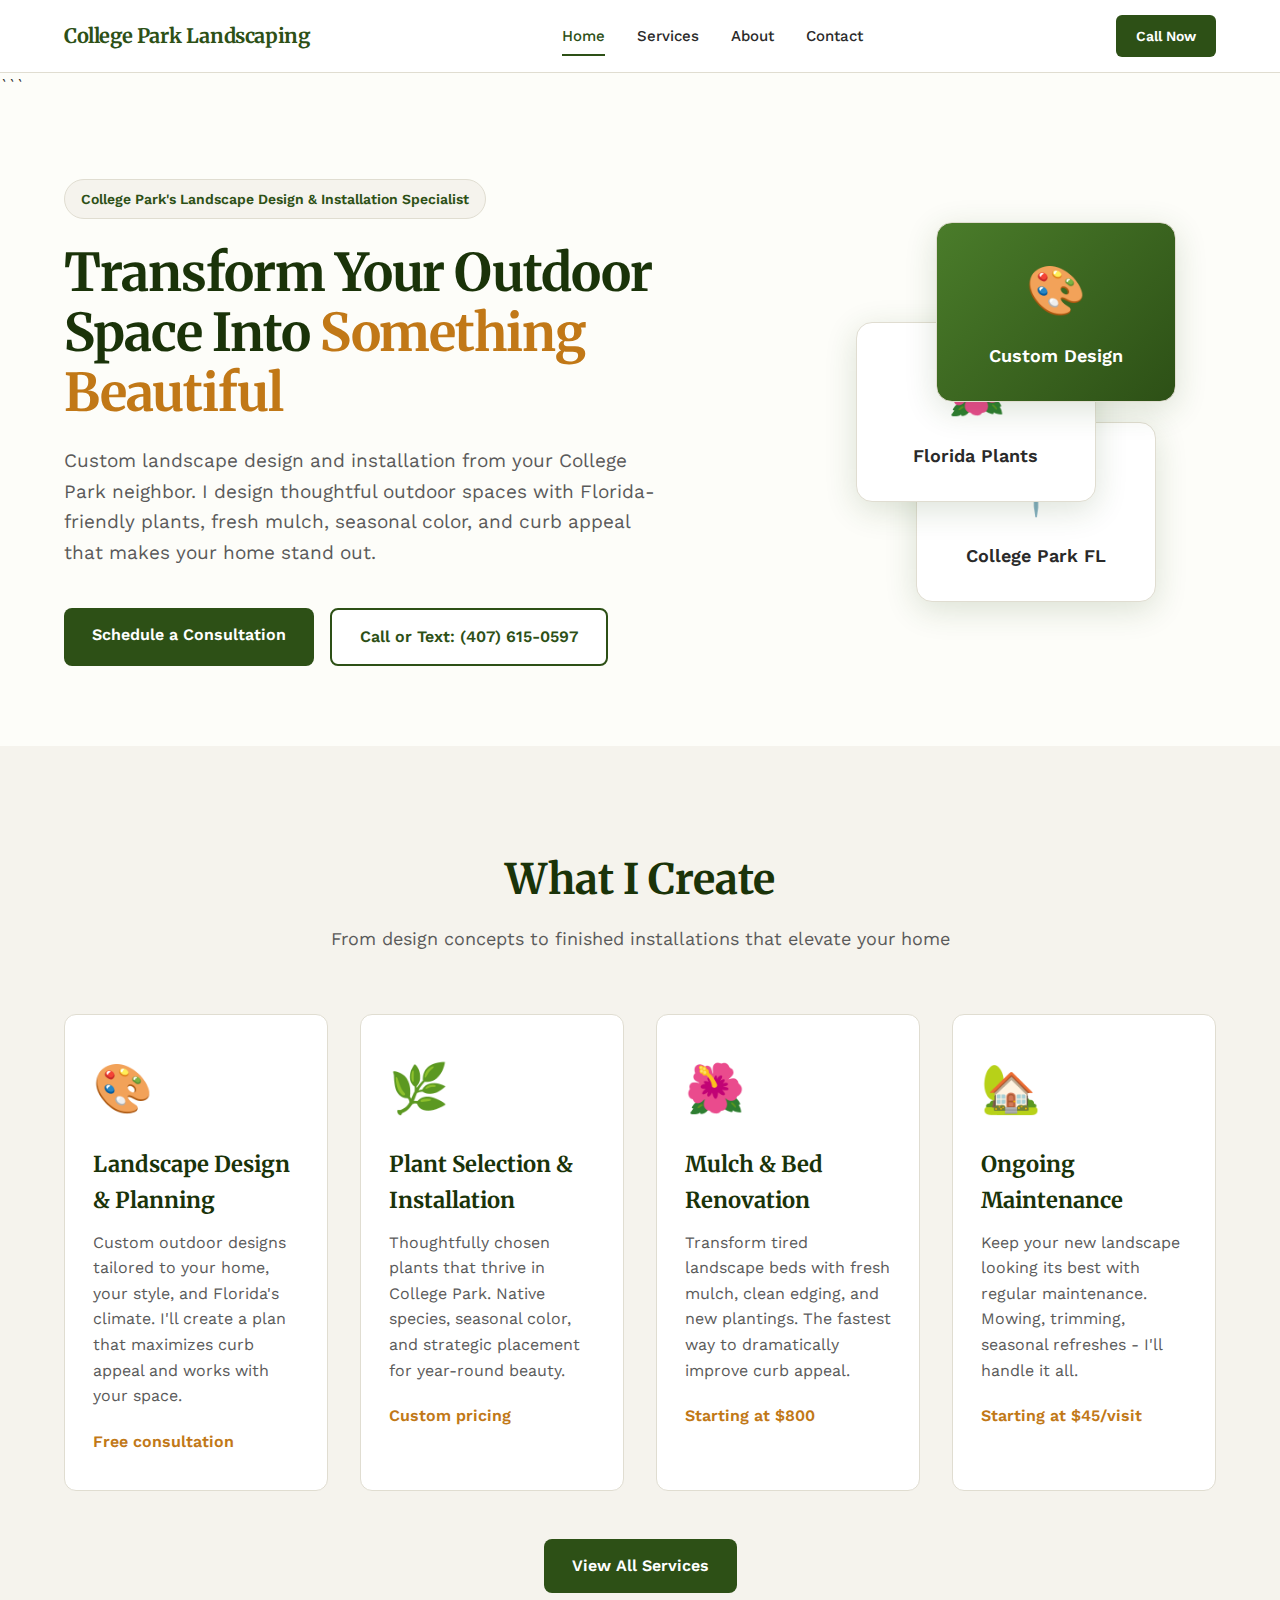
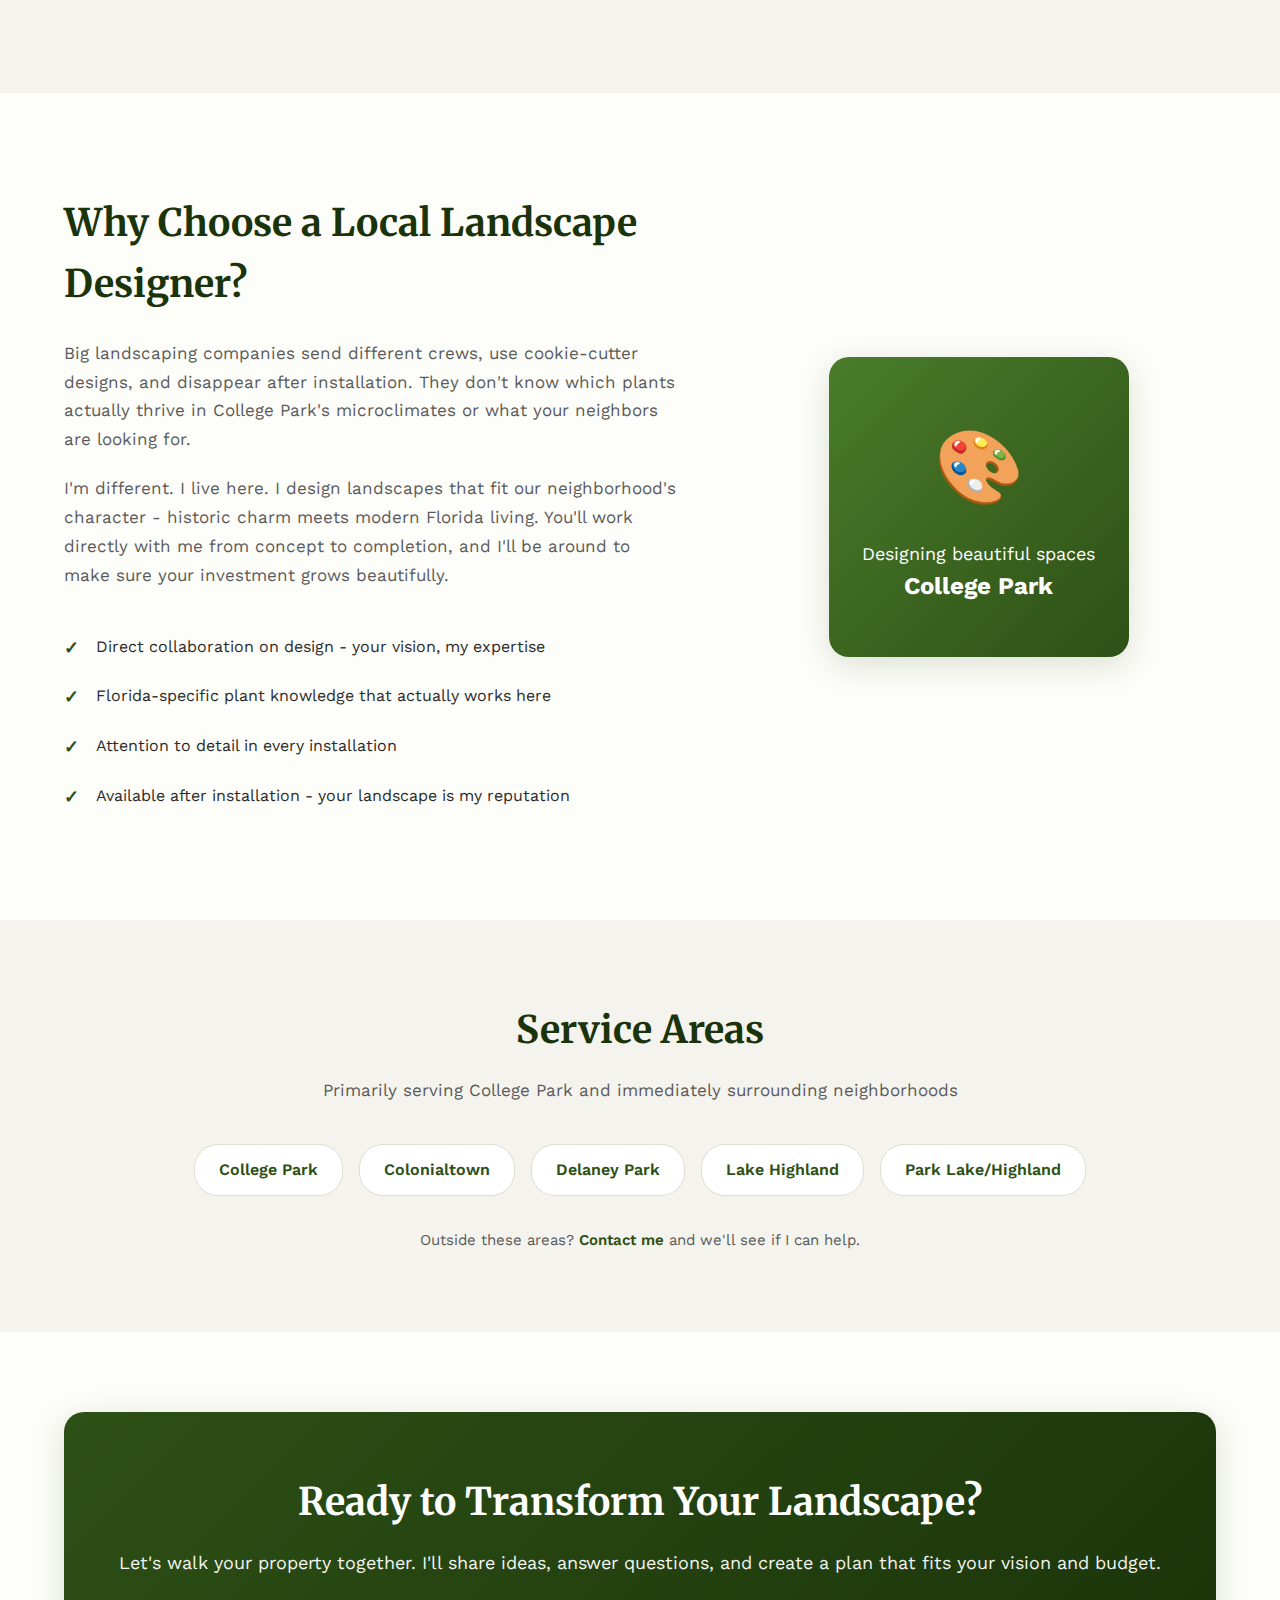
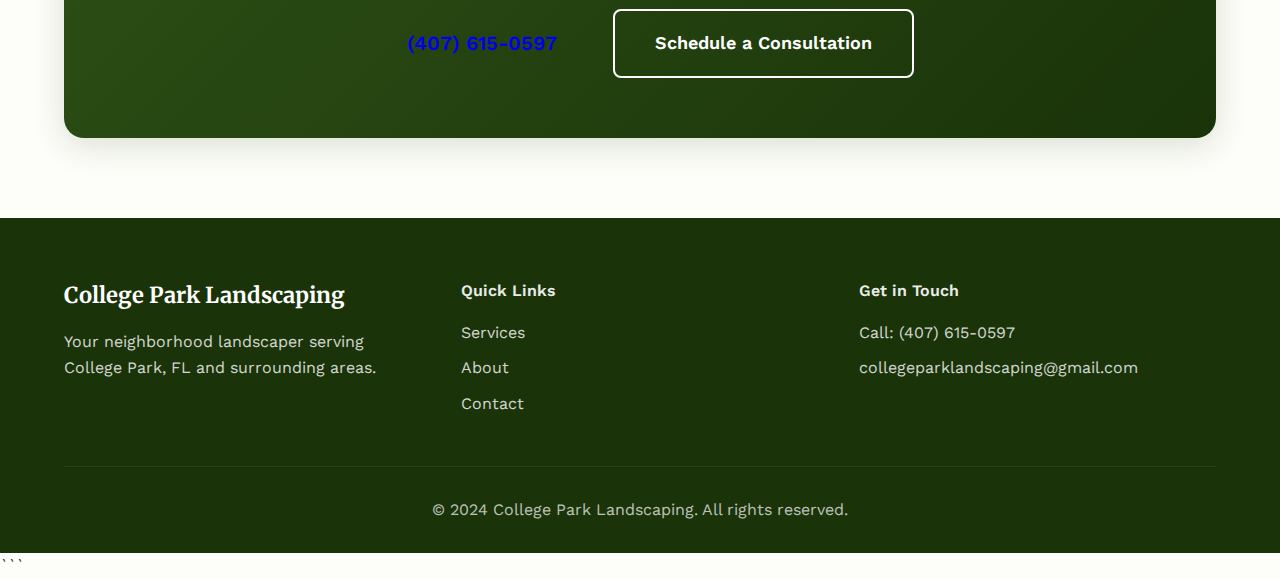
<file: index.html>
<!DOCTYPE html>
<html lang="en">
<head>
<meta charset="UTF-8">
<meta name="viewport" content="width=device-width, initial-scale=1.0">
<title>College Park Landscaping | Your Neighborhood Landscaper in College Park, FL</title>
<meta name="description" content="Professional landscaping services for College Park, FL. Local, reliable lawn care and landscaping by your neighbor Skyler. Weekly maintenance, seasonal cleanup, and more.">
<link rel="preconnect" href="https://fonts.googleapis.com">
<link rel="preconnect" href="https://fonts.gstatic.com" crossorigin>
<link href="https://fonts.googleapis.com/css2?family=Merriweather:wght@300;400;700&family=Work+Sans:wght@400;500;600&display=swap" rel="stylesheet">
<link rel="stylesheet" href="styles.css">
</head>
<body>
<nav class="nav">
<div class="nav-container">
<a href="index.html" class="logo">College Park Landscaping</a>
<div class="nav-links">
<a href="index.html" class="nav-link active">Home</a>
<a href="services.html" class="nav-link">Services</a>
<a href="about.html" class="nav-link">About</a>
<a href="contact.html" class="nav-link">Contact</a>
</div>
<a href="tel:+14076150597" class="nav-cta">Call Now</a>
</div>
</nav>

```
<section class="hero">
<div class="hero-content">
<div class="hero-badge">College Park's Landscape Design & Installation Specialist</div>
<h1 class="hero-title">Transform Your Outdoor Space Into <span class="highlight">Something Beautiful</span></h1>
<p class="hero-subtitle">Custom landscape design and installation from your College Park neighbor. I design thoughtful outdoor spaces with Florida-friendly plants, fresh mulch, seasonal color, and curb appeal that makes your home stand out.</p>
<div class="hero-actions">
<a href="contact.html" class="btn btn-primary">Schedule a Consultation</a>
<a href="tel:+14076150597" class="btn btn-secondary">Call or Text: (407) 615-0597</a>
</div>
</div>
<div class="hero-visual">
<div class="card-stack">
<div class="stack-card card-1">
<div class="card-icon">🎨</div>
<div class="card-text">Custom Design</div>
</div>
<div class="stack-card card-2">
<div class="card-icon">🌺</div>
<div class="card-text">Florida Plants</div>
</div>
<div class="stack-card card-3">
<div class="card-icon">📍</div>
<div class="card-text">College Park FL</div>
</div>
</div>
</div>
</section>
<section class="services-preview">
<div class="container">
<div class="section-header">
<h2>What I Create</h2>
<p>From design concepts to finished installations that elevate your home</p>
</div>
<div class="services-grid">
<div class="service-card">
<div class="service-icon">🎨</div>
<h3>Landscape Design & Planning</h3>
<p>Custom outdoor designs tailored to your home, your style, and Florida's climate. I'll create a plan that maximizes curb appeal and works with your space.</p>
<div class="service-price">Free consultation</div>
</div>
<div class="service-card">
<div class="service-icon">🌿</div>
<h3>Plant Selection & Installation</h3>
<p>Thoughtfully chosen plants that thrive in College Park. Native species, seasonal color, and strategic placement for year-round beauty.</p>
<div class="service-price">Custom pricing</div>
</div>
<div class="service-card">
<div class="service-icon">🌺</div>
<h3>Mulch & Bed Renovation</h3>
<p>Transform tired landscape beds with fresh mulch, clean edging, and new plantings. The fastest way to dramatically improve curb appeal.</p>
<div class="service-price">Starting at $800</div>
</div>
<div class="service-card">
<div class="service-icon">🏡</div>
<h3>Ongoing Maintenance</h3>
<p>Keep your new landscape looking its best with regular maintenance. Mowing, trimming, seasonal refreshes - I'll handle it all.</p>
<div class="service-price">Starting at $45/visit</div>
</div>
</div>
<div class="services-cta">
<a href="services.html" class="btn btn-primary">View All Services</a>
</div>
</div>
</section>
<section class="why-local">
<div class="container">
<div class="why-content">
<div class="why-text">
<h2>Why Choose a Local Landscape Designer?</h2>
<p>Big landscaping companies send different crews, use cookie-cutter designs, and disappear after installation. They don't know which plants actually thrive in College Park's microclimates or what your neighbors are looking for.</p>
<p>I'm different. I live here. I design landscapes that fit our neighborhood's character - historic charm meets modern Florida living. You'll work directly with me from concept to completion, and I'll be around to make sure your investment grows beautifully.</p>
<ul class="why-list">
<li>Direct collaboration on design - your vision, my expertise</li>
<li>Florida-specific plant knowledge that actually works here</li>
<li>Attention to detail in every installation</li>
<li>Available after installation - your landscape is my reputation</li>
</ul>
</div>
<div class="why-visual">
<div class="map-placeholder">
<div class="map-marker">🎨</div>
<div class="map-text">Designing beautiful spaces<br><strong>College Park</strong></div>
</div>
</div>
</div>
</div>
</section>
<section class="coverage-area">
<div class="container">
<h2>Service Areas</h2>
<p class="coverage-intro">Primarily serving College Park and immediately surrounding neighborhoods</p>
<div class="neighborhoods">
<div class="neighborhood-tag">College Park</div>
<div class="neighborhood-tag">Colonialtown</div>
<div class="neighborhood-tag">Delaney Park</div>
<div class="neighborhood-tag">Lake Highland</div>
<div class="neighborhood-tag">Park Lake/Highland</div>
</div>
<p class="coverage-note">Outside these areas? <a href="contact.html">Contact me</a> and we'll see if I can help.</p>
</div>
</section>
<section class="cta-section">
<div class="container">
<div class="cta-box">
<h2>Ready to Transform Your Landscape?</h2>
<p>Let's walk your property together. I'll share ideas, answer questions, and create a plan that fits your vision and budget.</p>
<div class="cta-actions">
<a href="tel:+14076150597" class="btn btn-large">(407) 615-0597</a>
<a href="contact.html" class="btn btn-secondary-large">Schedule a Consultation</a>
</div>
</div>
</div>
</section>
<footer class="footer">
<div class="container">
<div class="footer-content">
<div class="footer-col">
<h3>College Park Landscaping</h3>
<p>Your neighborhood landscaper serving College Park, FL and surrounding areas.</p>
</div>
<div class="footer-col">
<h4>Quick Links</h4>
<a href="services.html">Services</a>
<a href="about.html">About</a>
<a href="contact.html">Contact</a>
</div>
<div class="footer-col">
<h4>Get in Touch</h4>
<a href="tel:+14076150597">Call: (407) 615-0597</a>
<a href="mailto:collegeparklandscaping@gmail.com">collegeparklandscaping@gmail.com</a>
</div>
</div>
<div class="footer-bottom">
<p>&copy; 2024 College Park Landscaping. All rights reserved.</p>
</div>
</div>
</footer>
<script src="script.js"></script>

```
</body>
</html>
</file>
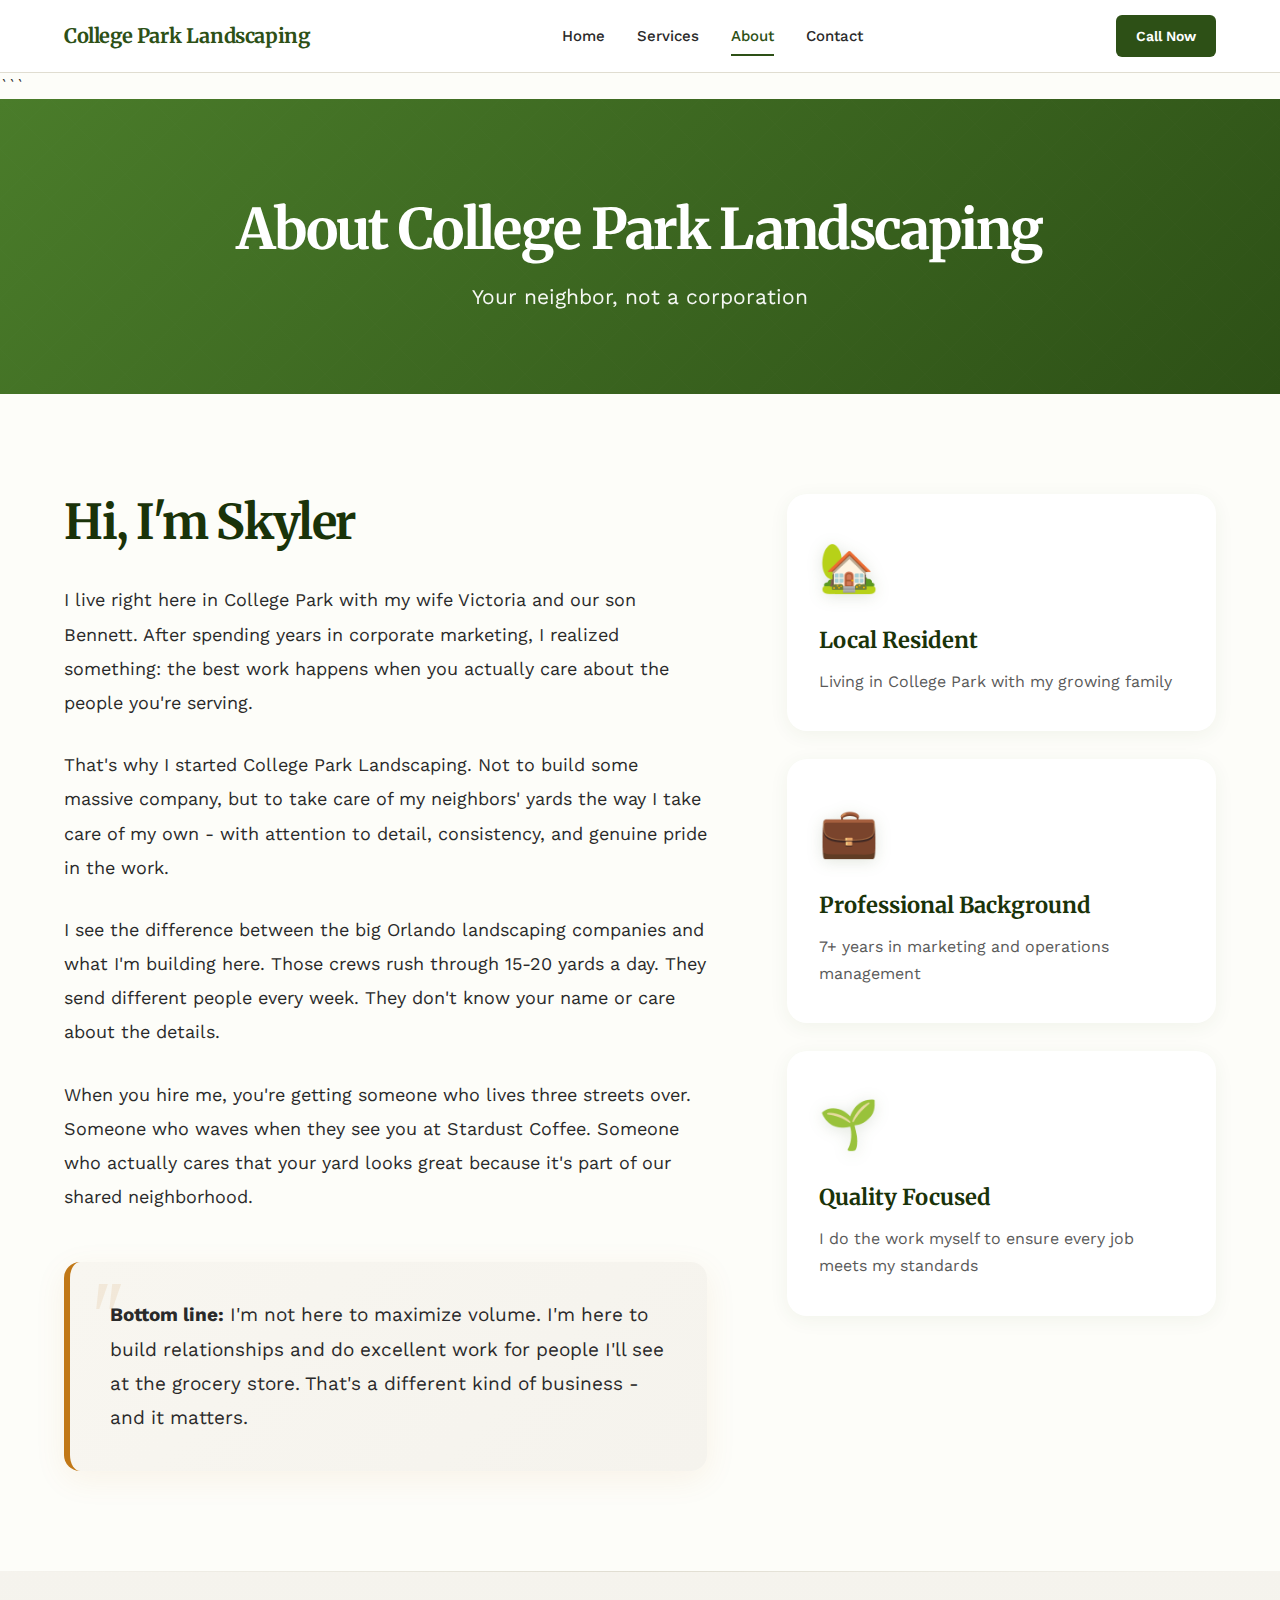
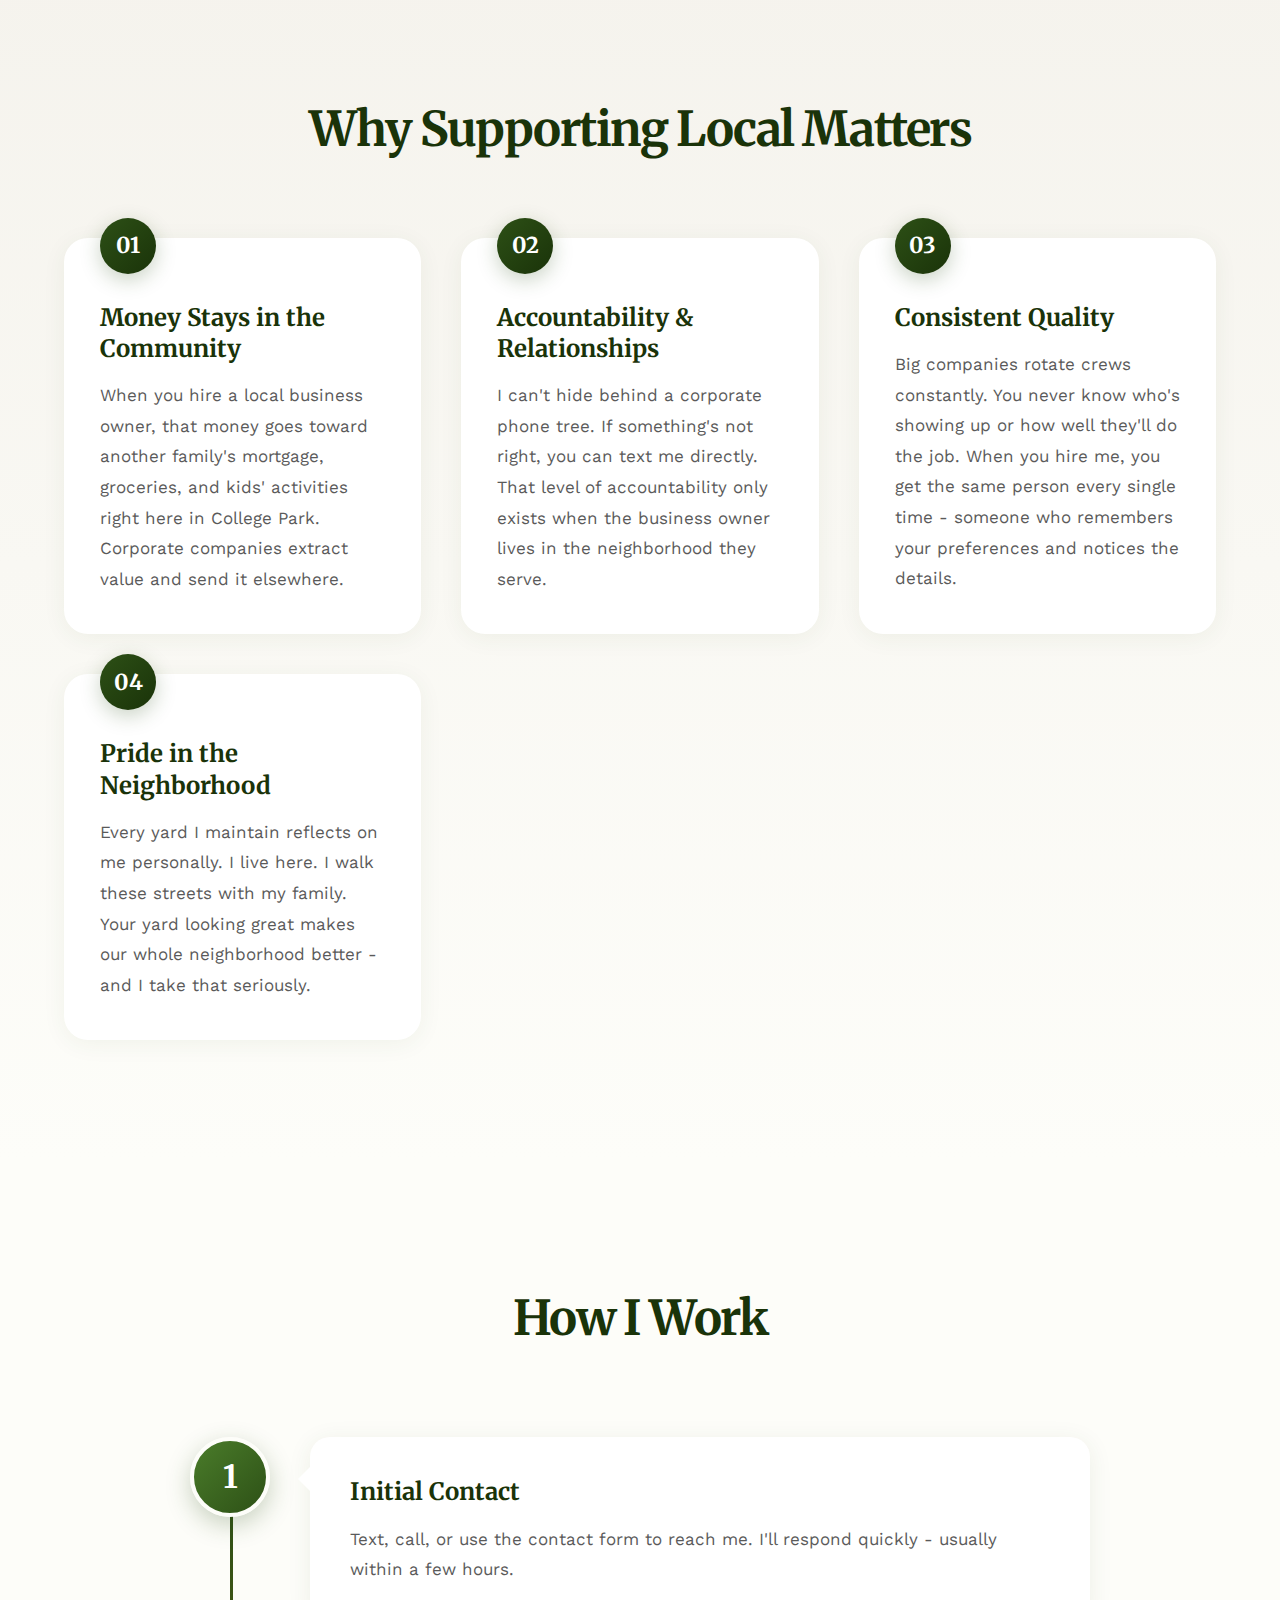
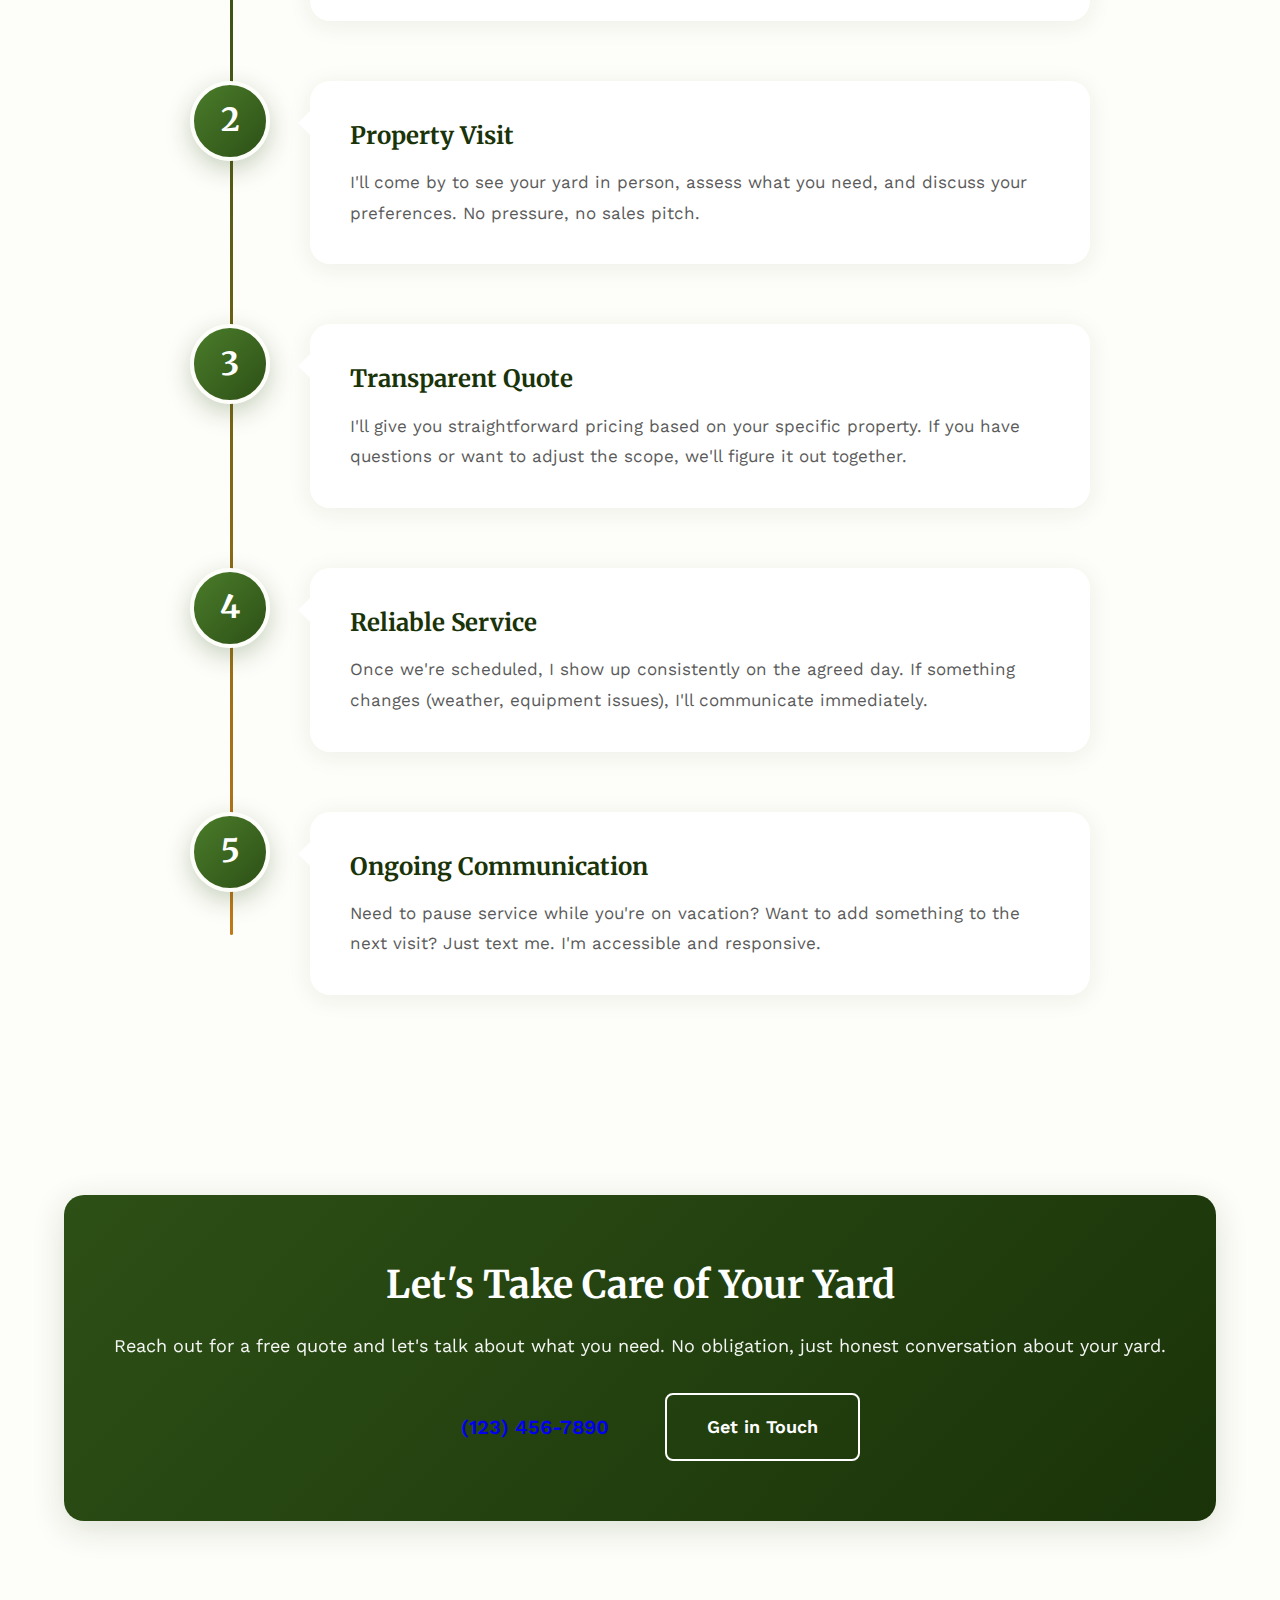
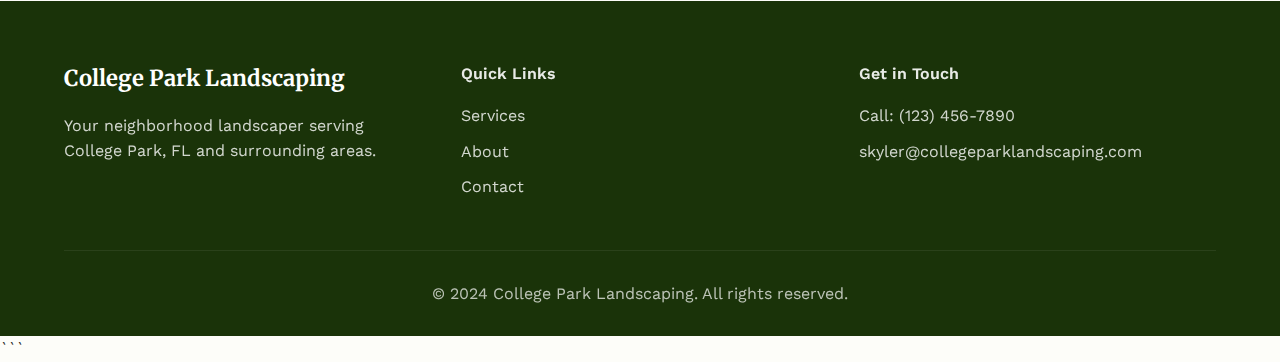
<file: about.html>
<!DOCTYPE html>
<html lang="en">
<head>
<meta charset="UTF-8">
<meta name="viewport" content="width=device-width, initial-scale=1.0">
<title>About | College Park Landscaping</title>
<meta name="description" content="Meet Skyler, your College Park neighbor and local landscaper. Learn about the person behind College Park Landscaping and why supporting local matters.">
<link rel="preconnect" href="https://fonts.googleapis.com">
<link rel="preconnect" href="https://fonts.gstatic.com" crossorigin>
<link href="https://fonts.googleapis.com/css2?family=Merriweather:wght@300;400;700&family=Work+Sans:wght@400;500;600&display=swap" rel="stylesheet">
<link rel="stylesheet" href="styles.css">
<link rel="stylesheet" href="about-page.css">
</head>
<body>
<nav class="nav">
<div class="nav-container">
<a href="index.html" class="logo">College Park Landscaping</a>
<div class="nav-links">
<a href="index.html" class="nav-link">Home</a>
<a href="services.html" class="nav-link">Services</a>
<a href="about.html" class="nav-link active">About</a>
<a href="contact.html" class="nav-link">Contact</a>
</div>
<a href="tel:+1234567890" class="nav-cta">Call Now</a>
</div>
</nav>

```
<section class="page-hero">
<div class="container">
<h1>About College Park Landscaping</h1>
<p>Your neighbor, not a corporation</p>
</div>
</section>
<section class="about-content">
<div class="container">
<div class="about-story">
<div class="story-text">
<h2>Hi, I'm Skyler</h2>
<p>I live right here in College Park with my wife Victoria and our son Bennett. After spending years in corporate marketing, I realized something: the best work happens when you actually care about the people you're serving.</p>
<p>That's why I started College Park Landscaping. Not to build some massive company, but to take care of my neighbors' yards the way I take care of my own - with attention to detail, consistency, and genuine pride in the work.</p>
<p>I see the difference between the big Orlando landscaping companies and what I'm building here. Those crews rush through 15-20 yards a day. They send different people every week. They don't know your name or care about the details.</p>
<p>When you hire me, you're getting someone who lives three streets over. Someone who waves when they see you at Stardust Coffee. Someone who actually cares that your yard looks great because it's part of our shared neighborhood.</p>
<div class="story-highlight">
<p><strong>Bottom line:</strong> I'm not here to maximize volume. I'm here to build relationships and do excellent work for people I'll see at the grocery store. That's a different kind of business - and it matters.</p>
</div>
</div>
<div class="story-visual">
<div class="about-card">
<div class="about-icon">🏡</div>
<h3>Local Resident</h3>
<p>Living in College Park with my growing family</p>
</div>
<div class="about-card">
<div class="about-icon">💼</div>
<h3>Professional Background</h3>
<p>7+ years in marketing and operations management</p>
</div>
<div class="about-card">
<div class="about-icon">🌱</div>
<h3>Quality Focused</h3>
<p>I do the work myself to ensure every job meets my standards</p>
</div>
</div>
</div>
</div>
</section>
<section class="why-local-matters">
<div class="container">
<h2>Why Supporting Local Matters</h2>
<div class="reasons-grid">
<div class="reason-card">
<div class="reason-number">01</div>
<h3>Money Stays in the Community</h3>
<p>When you hire a local business owner, that money goes toward another family's mortgage, groceries, and kids' activities right here in College Park. Corporate companies extract value and send it elsewhere.</p>
</div>
<div class="reason-card">
<div class="reason-number">02</div>
<h3>Accountability & Relationships</h3>
<p>I can't hide behind a corporate phone tree. If something's not right, you can text me directly. That level of accountability only exists when the business owner lives in the neighborhood they serve.</p>
</div>
<div class="reason-card">
<div class="reason-number">03</div>
<h3>Consistent Quality</h3>
<p>Big companies rotate crews constantly. You never know who's showing up or how well they'll do the job. When you hire me, you get the same person every single time - someone who remembers your preferences and notices the details.</p>
</div>
<div class="reason-card">
<div class="reason-number">04</div>
<h3>Pride in the Neighborhood</h3>
<p>Every yard I maintain reflects on me personally. I live here. I walk these streets with my family. Your yard looking great makes our whole neighborhood better - and I take that seriously.</p>
</div>
</div>
</div>
</section>
<section class="how-i-work">
<div class="container">
<h2>How I Work</h2>
<div class="work-timeline">
<div class="timeline-item">
<div class="timeline-marker">1</div>
<div class="timeline-content">
<h3>Initial Contact</h3>
<p>Text, call, or use the contact form to reach me. I'll respond quickly - usually within a few hours.</p>
</div>
</div>
<div class="timeline-item">
<div class="timeline-marker">2</div>
<div class="timeline-content">
<h3>Property Visit</h3>
<p>I'll come by to see your yard in person, assess what you need, and discuss your preferences. No pressure, no sales pitch.</p>
</div>
</div>
<div class="timeline-item">
<div class="timeline-marker">3</div>
<div class="timeline-content">
<h3>Transparent Quote</h3>
<p>I'll give you straightforward pricing based on your specific property. If you have questions or want to adjust the scope, we'll figure it out together.</p>
</div>
</div>
<div class="timeline-item">
<div class="timeline-marker">4</div>
<div class="timeline-content">
<h3>Reliable Service</h3>
<p>Once we're scheduled, I show up consistently on the agreed day. If something changes (weather, equipment issues), I'll communicate immediately.</p>
</div>
</div>
<div class="timeline-item">
<div class="timeline-marker">5</div>
<div class="timeline-content">
<h3>Ongoing Communication</h3>
<p>Need to pause service while you're on vacation? Want to add something to the next visit? Just text me. I'm accessible and responsive.</p>
</div>
</div>
</div>
</div>
</section>
<section class="cta-section">
<div class="container">
<div class="cta-box">
<h2>Let's Take Care of Your Yard</h2>
<p>Reach out for a free quote and let's talk about what you need. No obligation, just honest conversation about your yard.</p>
<div class="cta-actions">
<a href="tel:+1234567890" class="btn btn-large">(123) 456-7890</a>
<a href="contact.html" class="btn btn-secondary-large">Get in Touch</a>
</div>
</div>
</div>
</section>
<footer class="footer">
<div class="container">
<div class="footer-content">
<div class="footer-col">
<h3>College Park Landscaping</h3>
<p>Your neighborhood landscaper serving College Park, FL and surrounding areas.</p>
</div>
<div class="footer-col">
<h4>Quick Links</h4>
<a href="services.html">Services</a>
<a href="about.html">About</a>
<a href="contact.html">Contact</a>
</div>
<div class="footer-col">
<h4>Get in Touch</h4>
<a href="tel:+1234567890">Call: (123) 456-7890</a>
<a href="mailto:skyler@collegeparklandscaping.com">skyler@collegeparklandscaping.com</a>
</div>
</div>
<div class="footer-bottom">
<p>&copy; 2024 College Park Landscaping. All rights reserved.</p>
</div>
</div>
</footer>

```
</body>
</html>
</file>
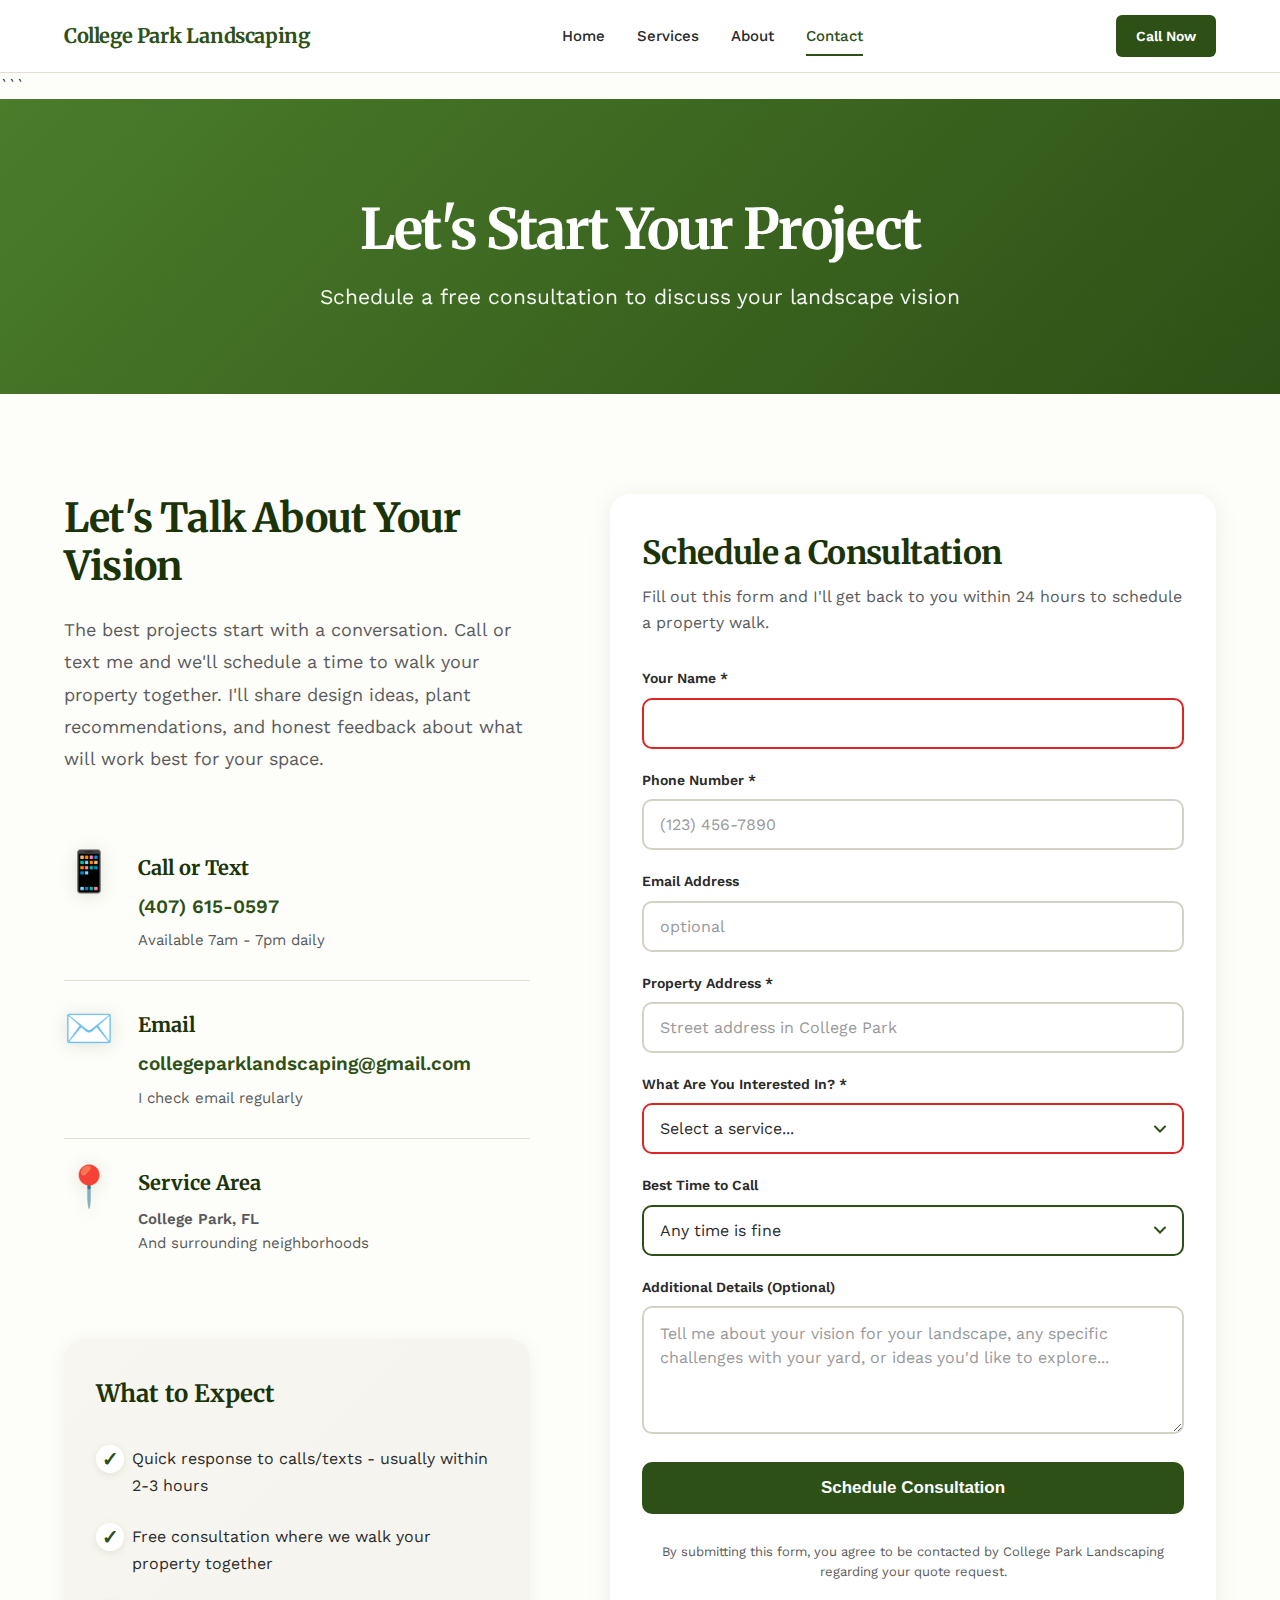
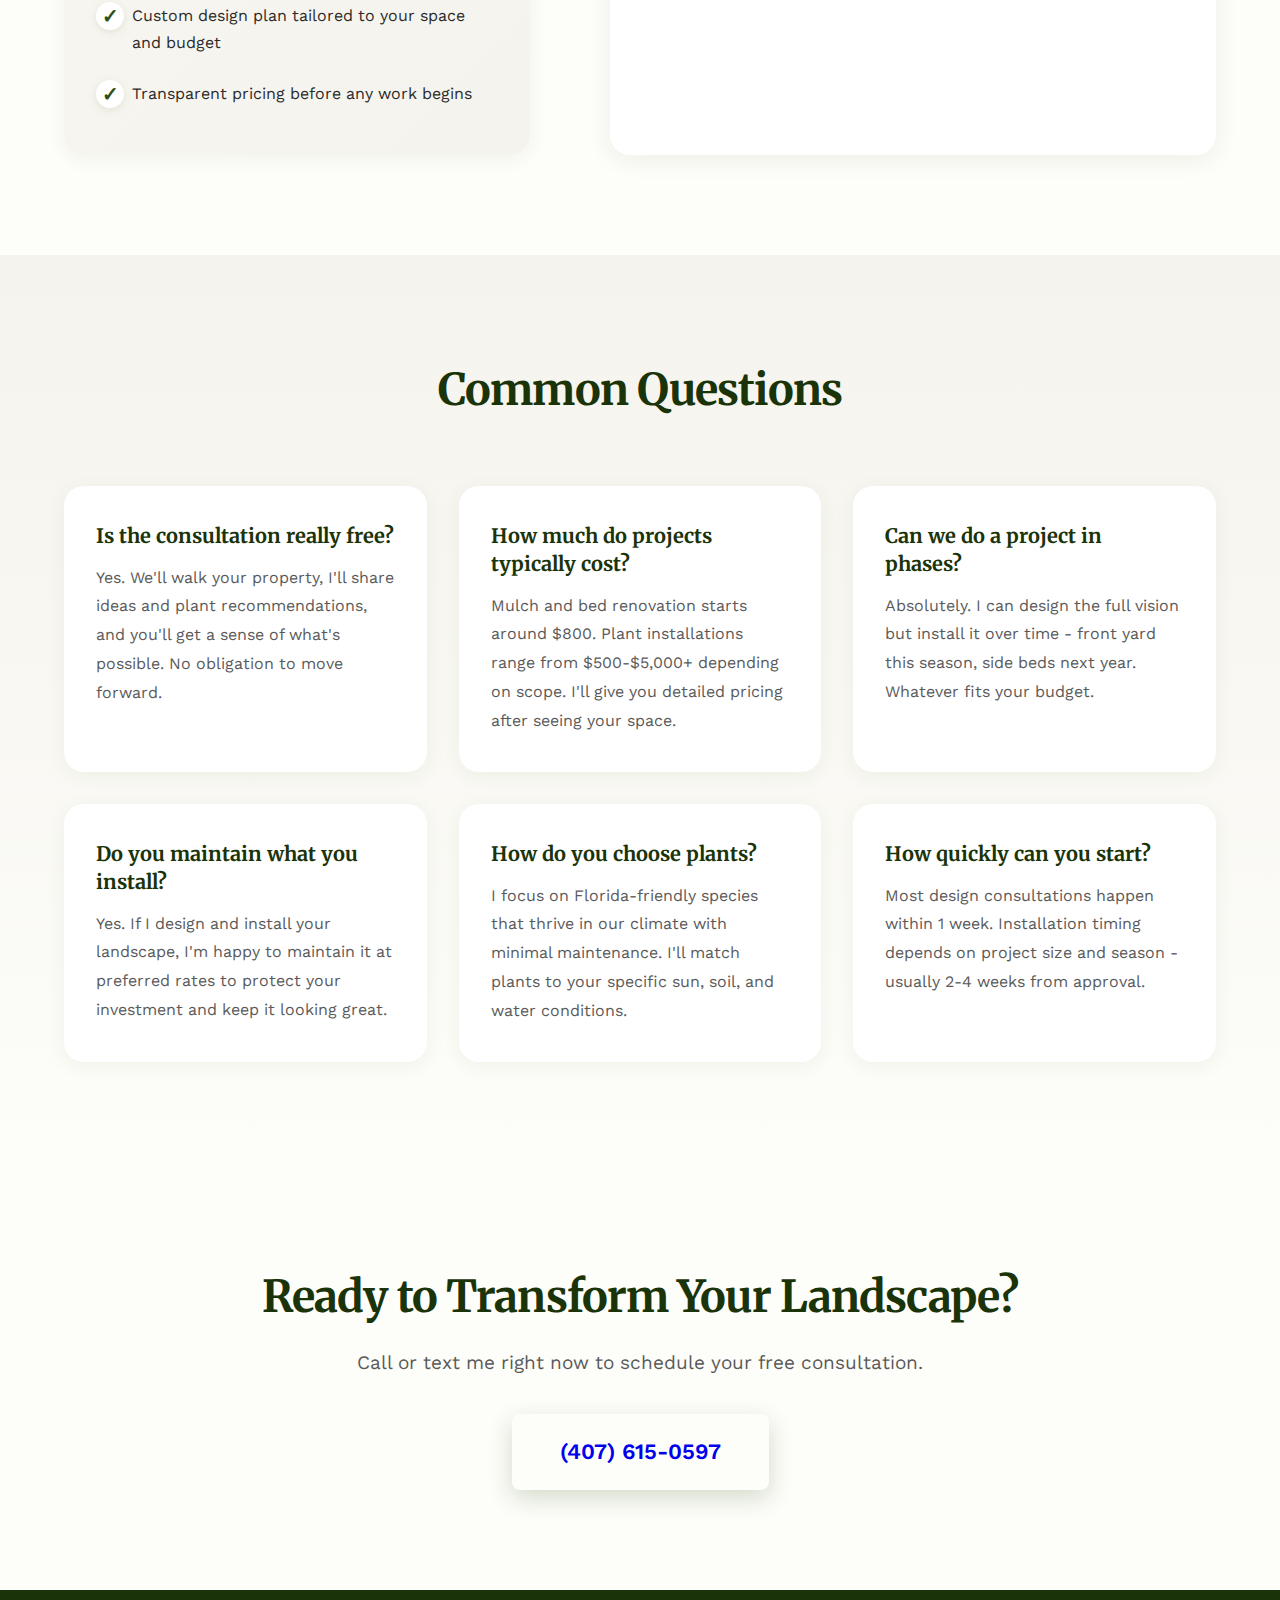
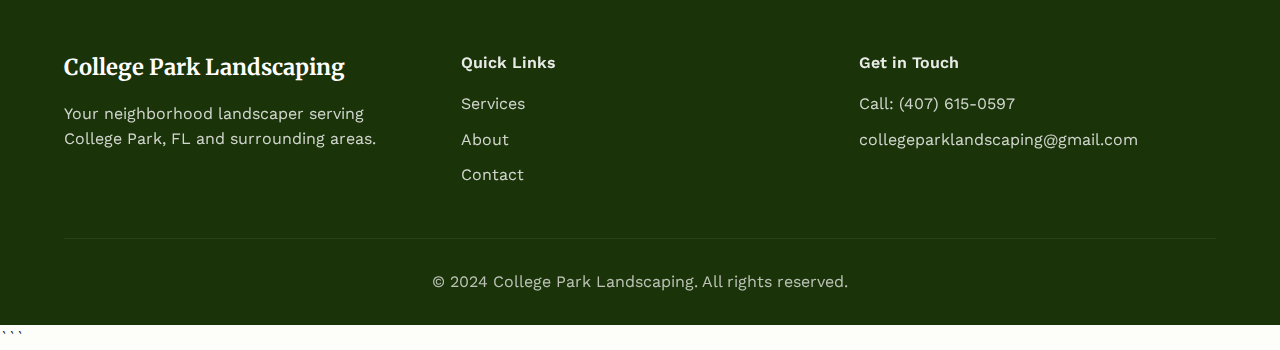
<file: contact.html>
<!DOCTYPE html>
<html lang="en">
<head>
<meta charset="UTF-8">
<meta name="viewport" content="width=device-width, initial-scale=1.0">
<title>Contact | College Park Landscaping</title>
<meta name="description" content="Get in touch with College Park Landscaping for a free quote. Call, text, or fill out the contact form. Serving College Park, FL and surrounding areas.">
<link rel="preconnect" href="https://fonts.googleapis.com">
<link rel="preconnect" href="https://fonts.gstatic.com" crossorigin>
<link href="https://fonts.googleapis.com/css2?family=Merriweather:wght@300;400;700&family=Work+Sans:wght@400;500;600&display=swap" rel="stylesheet">
<link rel="stylesheet" href="styles.css">
<link rel="stylesheet" href="contact-page.css">
</head>
<body>
<nav class="nav">
<div class="nav-container">
<a href="index.html" class="logo">College Park Landscaping</a>
<div class="nav-links">
<a href="index.html" class="nav-link">Home</a>
<a href="services.html" class="nav-link">Services</a>
<a href="about.html" class="nav-link">About</a>
<a href="contact.html" class="nav-link active">Contact</a>
</div>
<a href="tel:+14076150597" class="nav-cta">Call Now</a>
</div>
</nav>

```
<section class="page-hero">
<div class="container">
<h1>Let's Start Your Project</h1>
<p>Schedule a free consultation to discuss your landscape vision</p>
</div>
</section>
<section class="contact-section">
<div class="container">
<div class="contact-grid">
<div class="contact-info">
<h2>Let's Talk About Your Vision</h2>
<p>The best projects start with a conversation. Call or text me and we'll schedule a time to walk your property together. I'll share design ideas, plant recommendations, and honest feedback about what will work best for your space.</p>
<div class="contact-methods">
<div class="contact-method">
<div class="method-icon">📱</div>
<div class="method-info">
<h3>Call or Text</h3>
<a href="tel:+14076150597" class="method-link">(407) 615-0597</a>
<p>Available 7am - 7pm daily</p>
</div>
</div>
<div class="contact-method">
<div class="method-icon">✉️</div>
<div class="method-info">
<h3>Email</h3>
<a href="mailto:collegeparklandscaping@gmail.com" class="method-link">collegeparklandscaping@gmail.com</a>
<p>I check email regularly</p>
</div>
</div>
<div class="contact-method">
<div class="method-icon">📍</div>
<div class="method-info">
<h3>Service Area</h3>
<p class="method-link">College Park, FL</p>
<p>And surrounding neighborhoods</p>
</div>
</div>
</div>
<div class="response-promise">
<h3>What to Expect</h3>
<ul>
<li>Quick response to calls/texts - usually within 2-3 hours</li>
<li>Free consultation where we walk your property together</li>
<li>Custom design plan tailored to your space and budget</li>
<li>Transparent pricing before any work begins</li>
</ul>
</div>
</div>
<div class="contact-form-container">
<h2>Schedule a Consultation</h2>
<p class="form-intro">Fill out this form and I'll get back to you within 24 hours to schedule a property walk.</p>
<form class="contact-form" id="contactForm">
<div class="form-group">
<label for="name">Your Name *</label>
<input type="text" id="name" name="name" required>
</div>
<div class="form-group">
<label for="phone">Phone Number *</label>
<input type="tel" id="phone" name="phone" required placeholder="(123) 456-7890">
</div>
<div class="form-group">
<label for="email">Email Address</label>
<input type="email" id="email" name="email" placeholder="optional">
</div>
<div class="form-group">
<label for="address">Property Address *</label>
<input type="text" id="address" name="address" required placeholder="Street address in College Park">
</div>
<div class="form-group">
<label for="service">What Are You Interested In? *</label>
<select id="service" name="service" required>
<option value="">Select a service...</option>
<option value="landscape-design">Complete Landscape Design & Installation</option>
<option value="front-yard">Front Yard Transformation</option>
<option value="mulch-beds">Mulch & Bed Renovation</option>
<option value="plantings">New Plantings & Color</option>
<option value="seasonal-refresh">Seasonal Refresh</option>
<option value="maintenance">Ongoing Maintenance</option>
<option value="consultation">Just Want Design Ideas</option>
<option value="not-sure">Not Sure - Need Advice</option>
</select>
</div>
<div class="form-group">
<label for="best-time">Best Time to Call</label>
<select id="best-time" name="best-time">
<option value="">Any time is fine</option>
<option value="morning">Morning (7am - 12pm)</option>
<option value="afternoon">Afternoon (12pm - 5pm)</option>
<option value="evening">Evening (5pm - 7pm)</option>
</select>
</div>
<div class="form-group">
<label for="message">Additional Details (Optional)</label>
<textarea id="message" name="message" rows="4" placeholder="Tell me about your vision for your landscape, any specific challenges with your yard, or ideas you'd like to explore..."></textarea>
</div>
<button type="submit" class="btn btn-primary btn-full">Schedule Consultation</button>
<p class="form-note">By submitting this form, you agree to be contacted by College Park Landscaping regarding your quote request.</p>
</form>
</div>
</div>
</div>
</section>
<section class="faq-section">
<div class="container">
<h2>Common Questions</h2>
<div class="faq-grid">
<div class="faq-item">
<h3>Is the consultation really free?</h3>
<p>Yes. We'll walk your property, I'll share ideas and plant recommendations, and you'll get a sense of what's possible. No obligation to move forward.</p>
</div>
<div class="faq-item">
<h3>How much do projects typically cost?</h3>
<p>Mulch and bed renovation starts around $800. Plant installations range from $500-$5,000+ depending on scope. I'll give you detailed pricing after seeing your space.</p>
</div>
<div class="faq-item">
<h3>Can we do a project in phases?</h3>
<p>Absolutely. I can design the full vision but install it over time - front yard this season, side beds next year. Whatever fits your budget.</p>
</div>
<div class="faq-item">
<h3>Do you maintain what you install?</h3>
<p>Yes. If I design and install your landscape, I'm happy to maintain it at preferred rates to protect your investment and keep it looking great.</p>
</div>
<div class="faq-item">
<h3>How do you choose plants?</h3>
<p>I focus on Florida-friendly species that thrive in our climate with minimal maintenance. I'll match plants to your specific sun, soil, and water conditions.</p>
</div>
<div class="faq-item">
<h3>How quickly can you start?</h3>
<p>Most design consultations happen within 1 week. Installation timing depends on project size and season - usually 2-4 weeks from approval.</p>
</div>
</div>
</div>
</section>
<section class="final-cta">
<div class="container">
<h2>Ready to Transform Your Landscape?</h2>
<p>Call or text me right now to schedule your free consultation.</p>
<a href="tel:+14076150597" class="btn btn-large">(407) 615-0597</a>
</div>
</section>
<footer class="footer">
<div class="container">
<div class="footer-content">
<div class="footer-col">
<h3>College Park Landscaping</h3>
<p>Your neighborhood landscaper serving College Park, FL and surrounding areas.</p>
</div>
<div class="footer-col">
<h4>Quick Links</h4>
<a href="services.html">Services</a>
<a href="about.html">About</a>
<a href="contact.html">Contact</a>
</div>
<div class="footer-col">
<h4>Get in Touch</h4>
<a href="tel:+14076150597">Call: (407) 615-0597</a>
<a href="mailto:collegeparklandscaping@gmail.com">collegeparklandscaping@gmail.com</a>
</div>
</div>
<div class="footer-bottom">
<p>&copy; 2024 College Park Landscaping. All rights reserved.</p>
</div>
</div>
</footer>
<script src="script.js"></script>

```
</body>
</html>
</file>
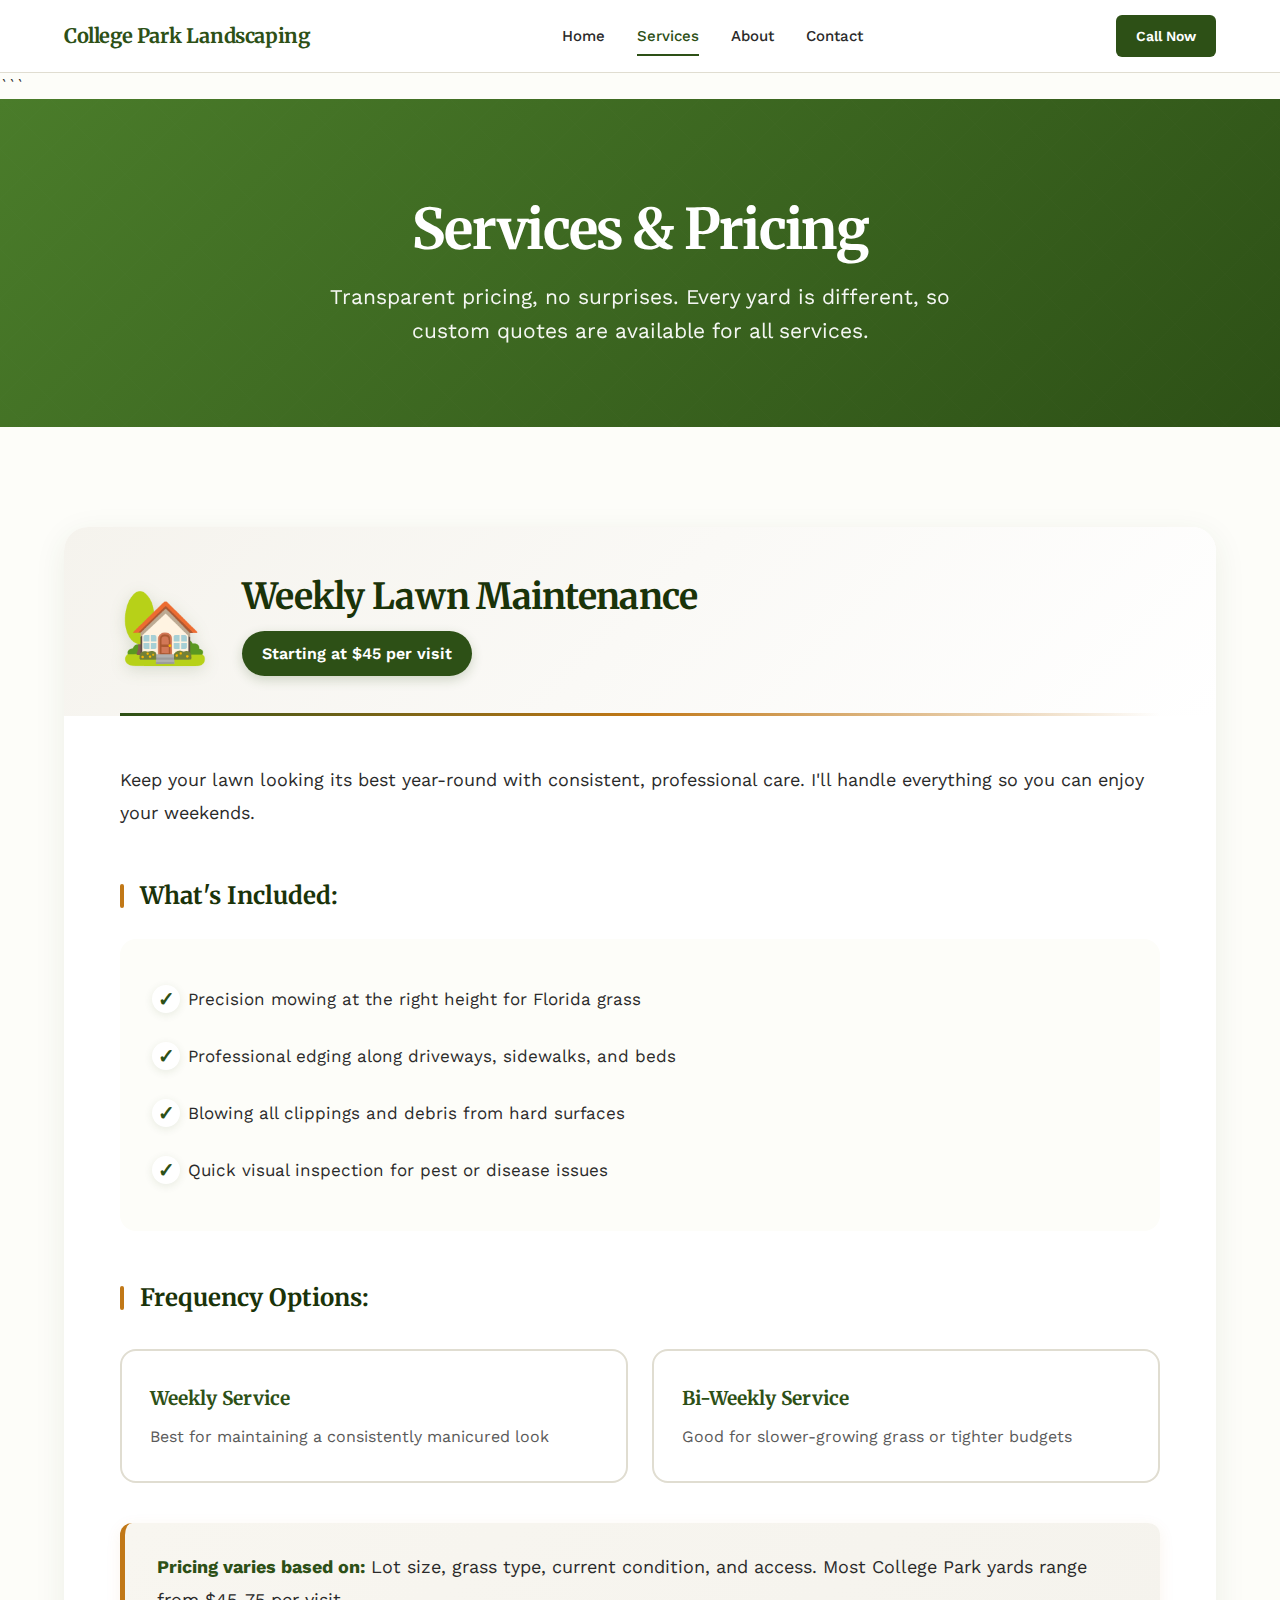
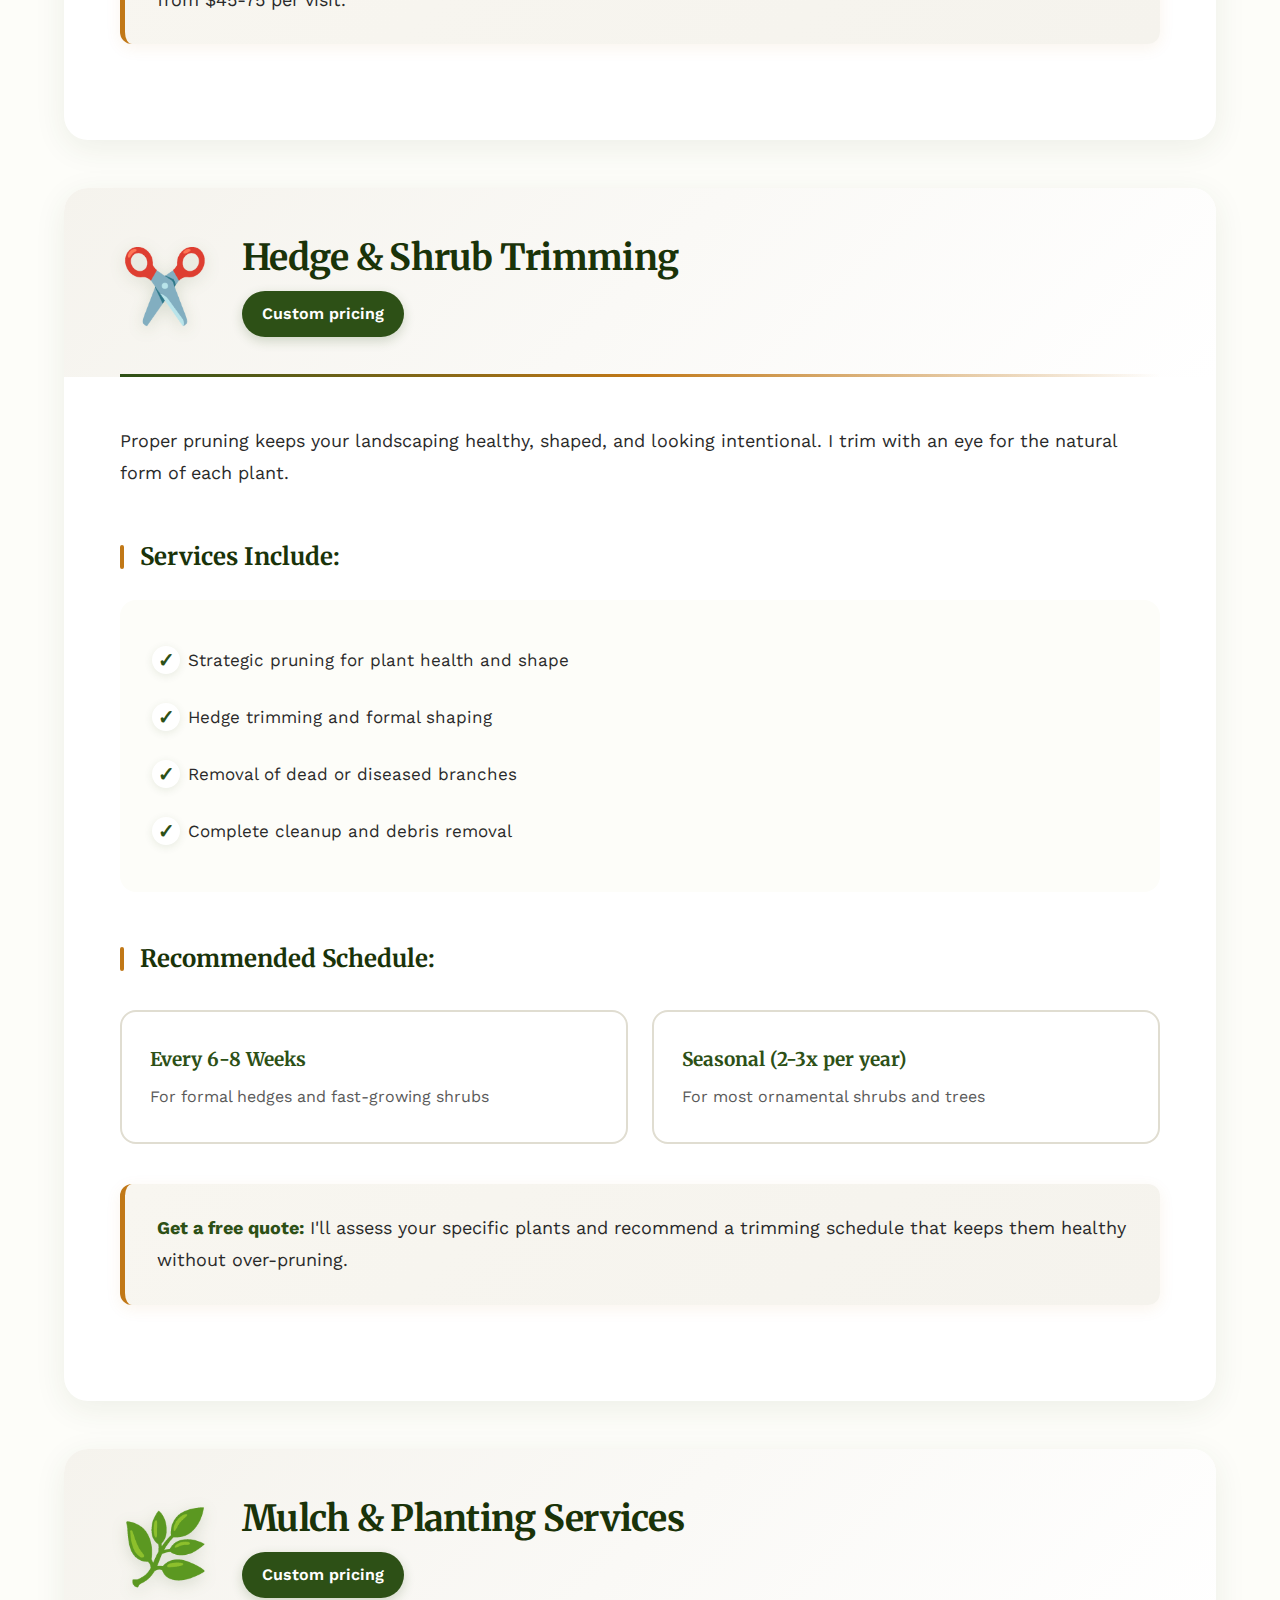
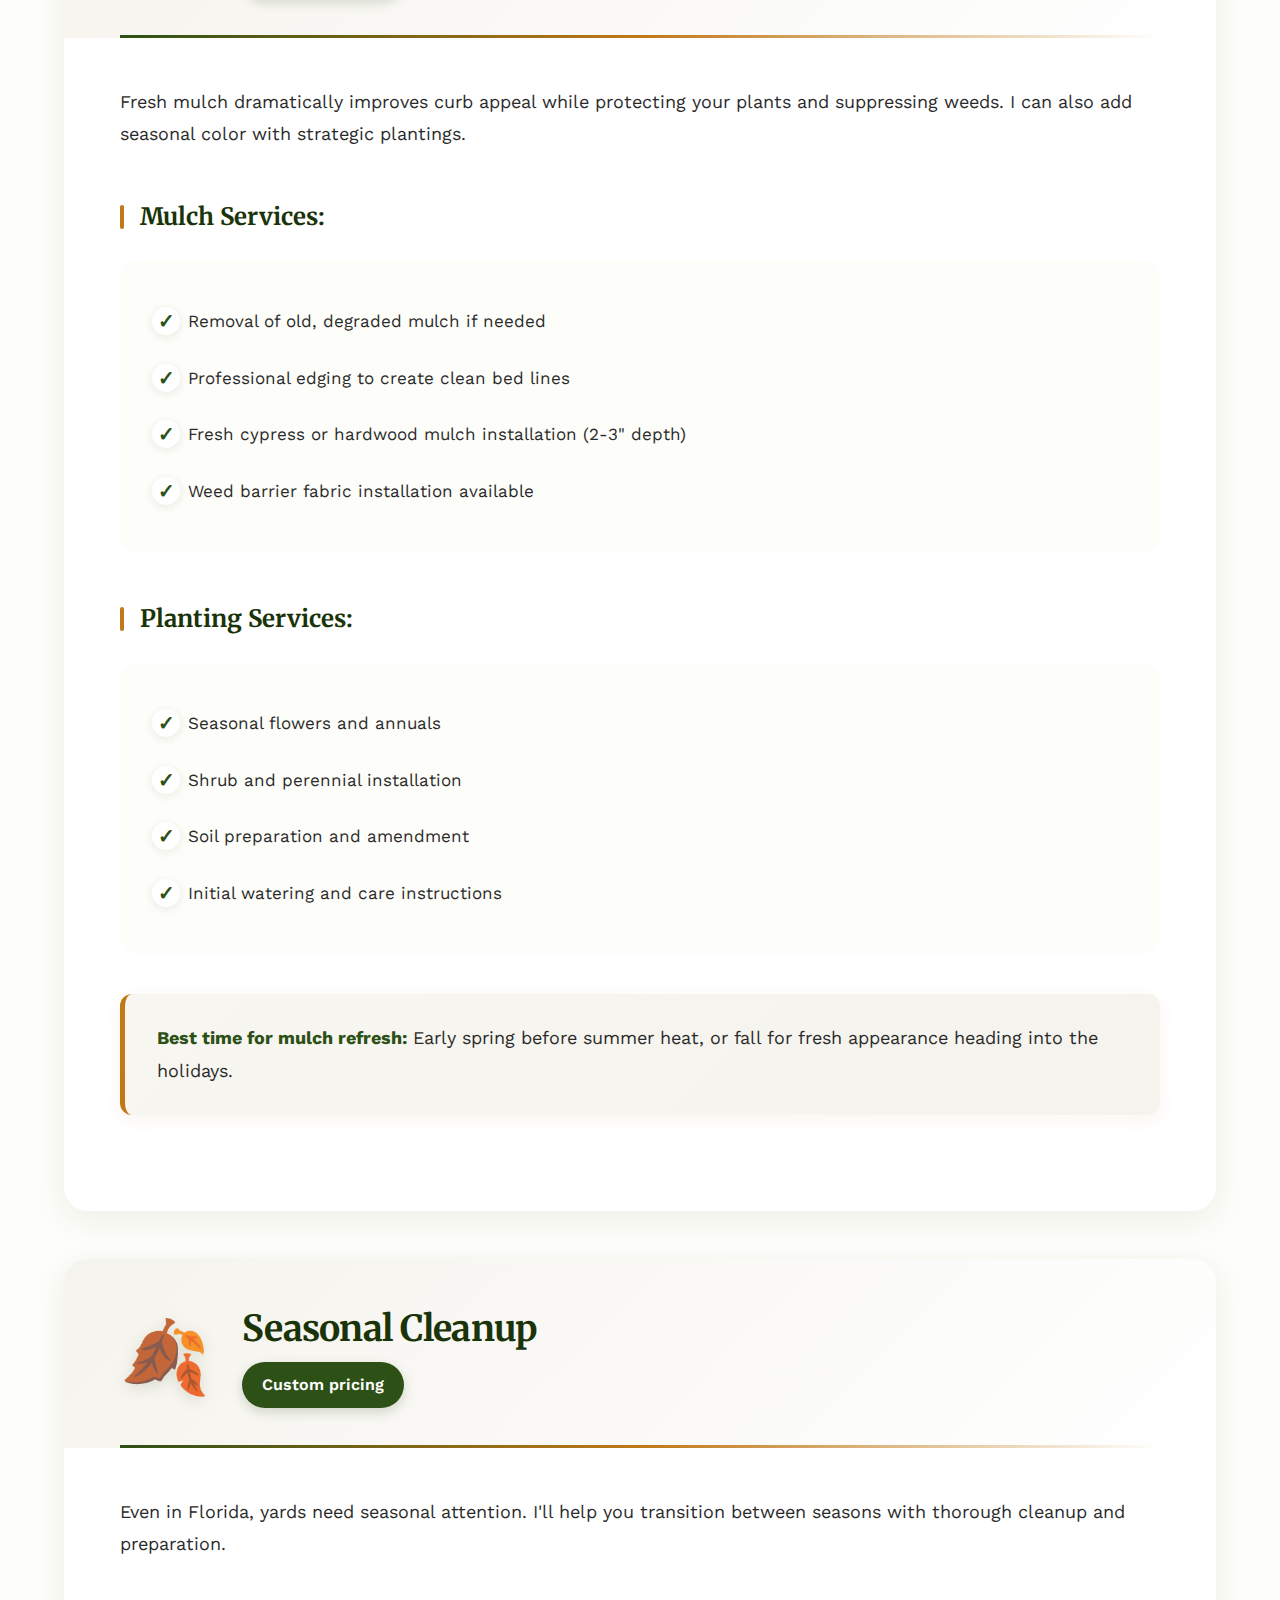
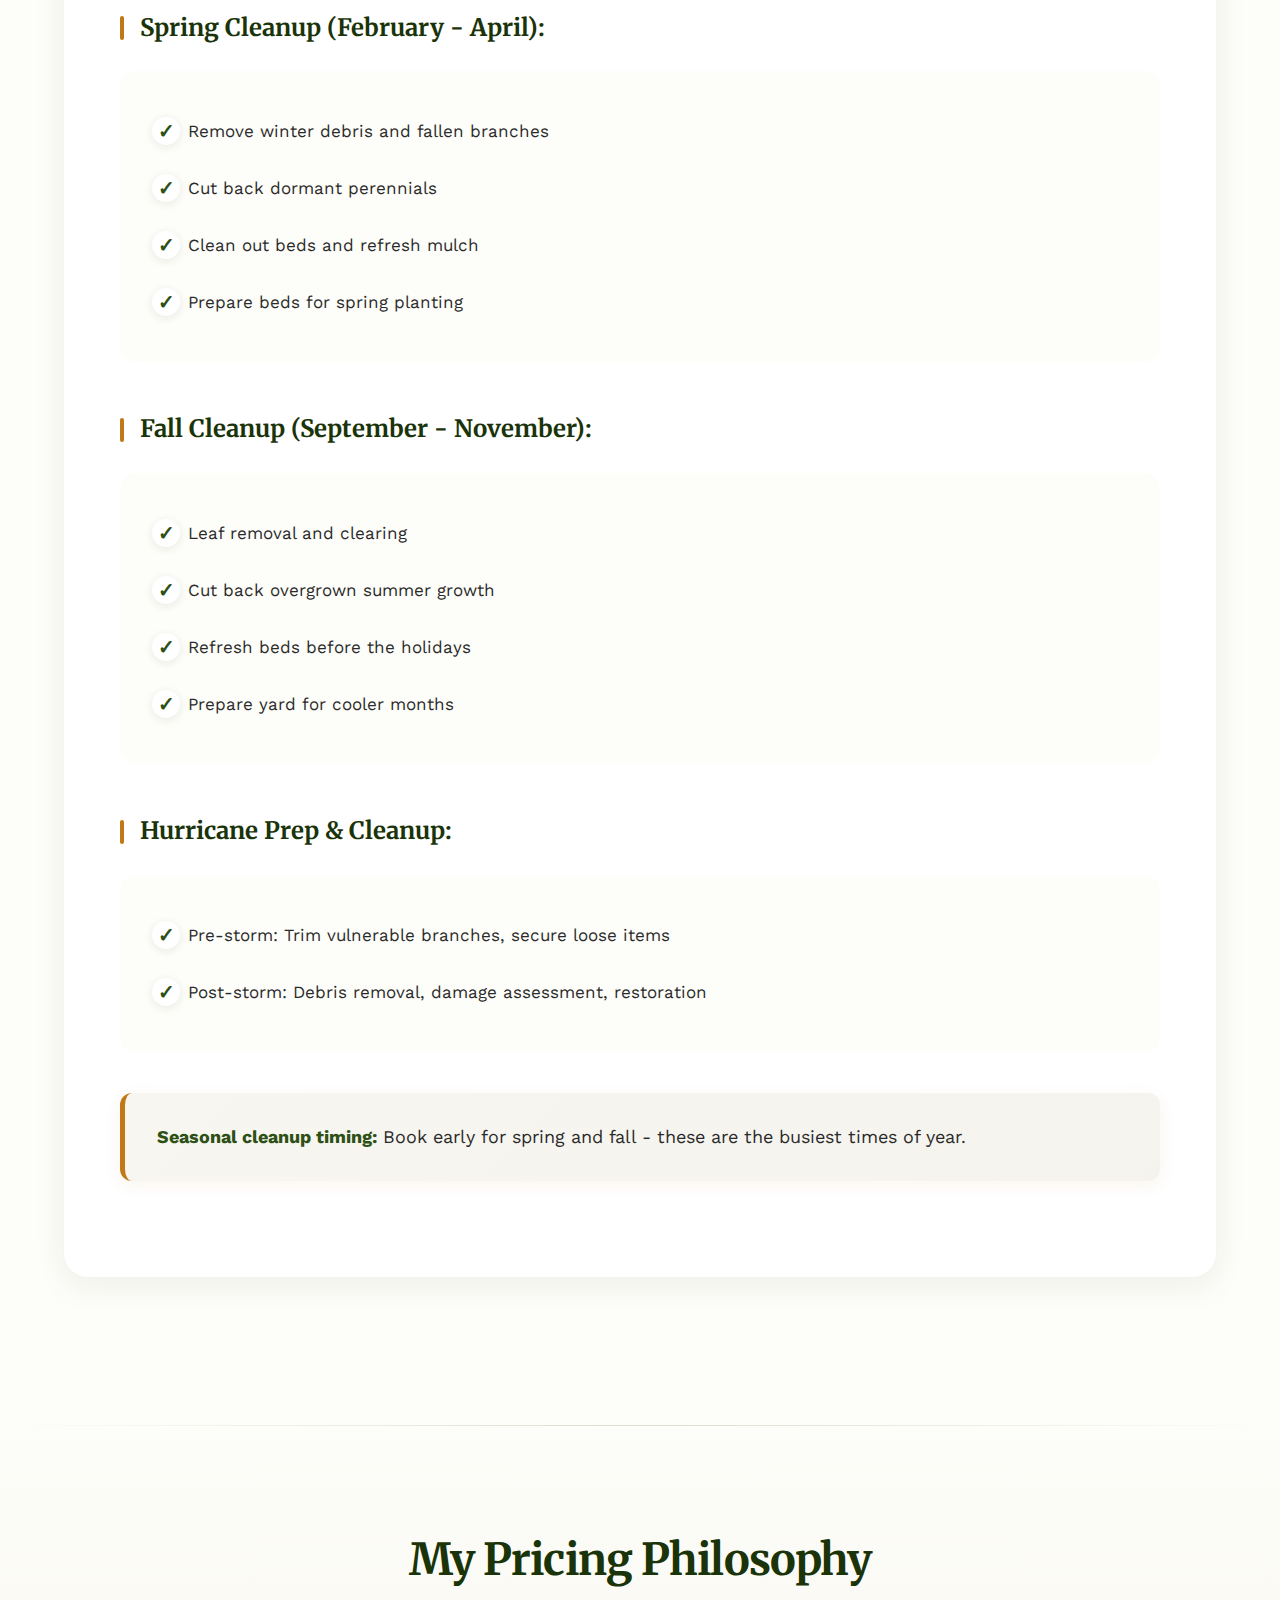
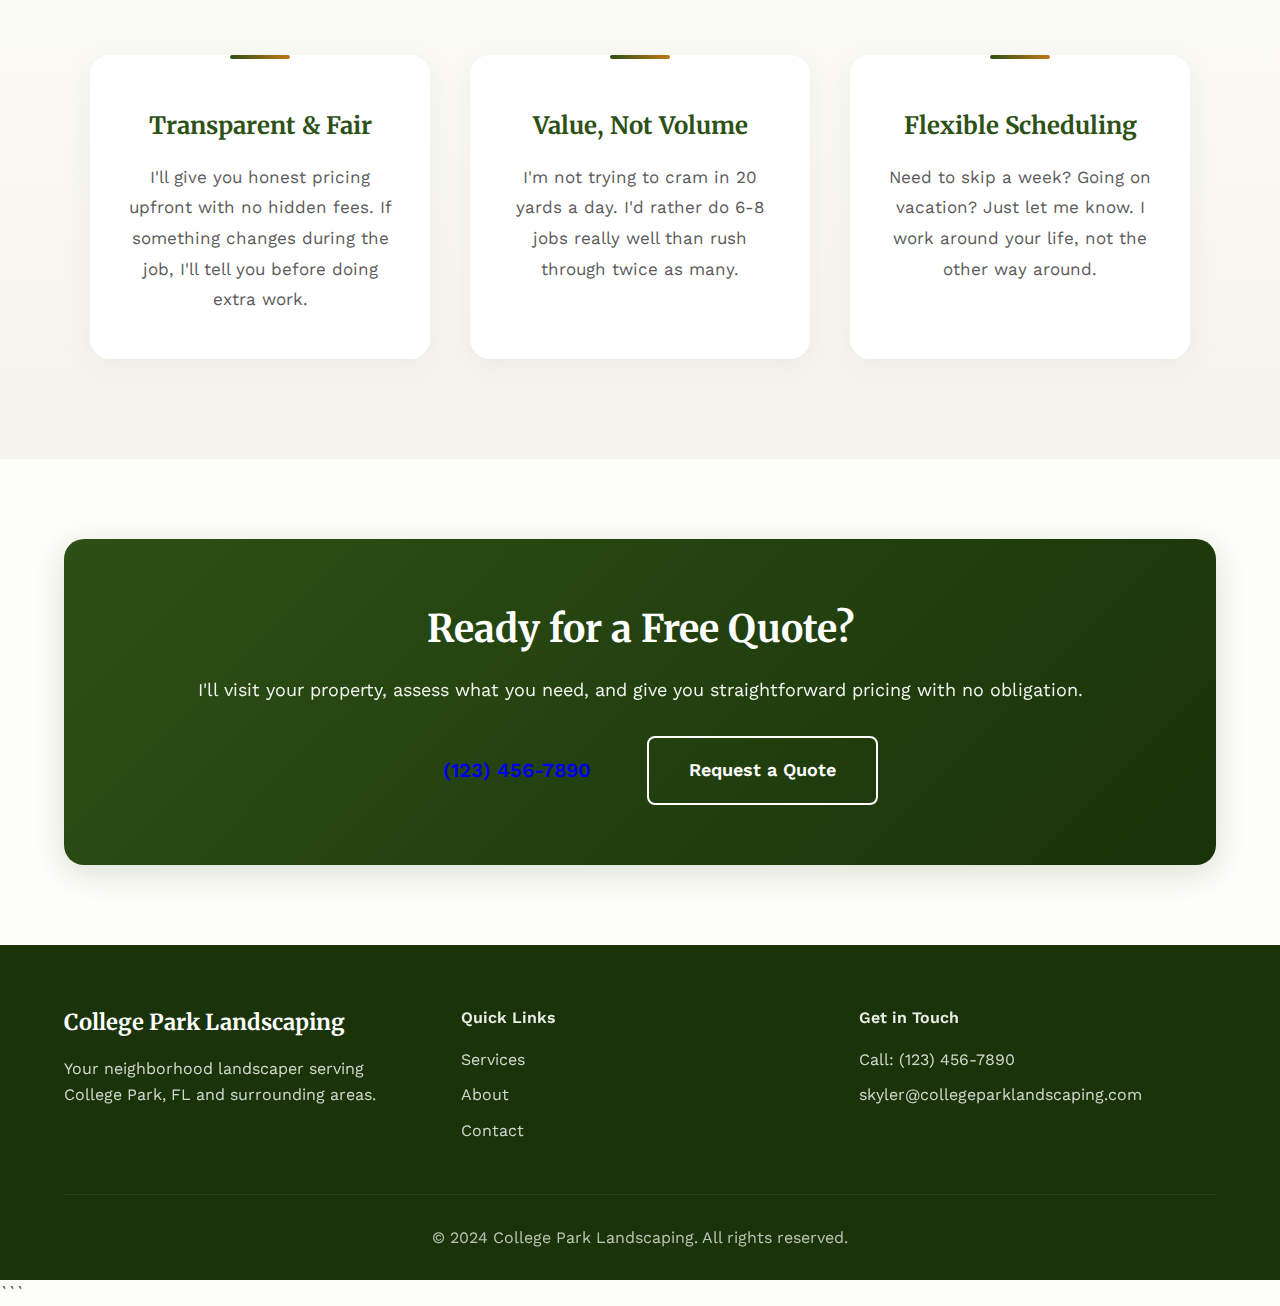
<file: services.html>
<!DOCTYPE html>
<html lang="en">
<head>
<meta charset="UTF-8">
<meta name="viewport" content="width=device-width, initial-scale=1.0">
<title>Services | College Park Landscaping</title>
<meta name="description" content="Professional lawn maintenance, hedge trimming, mulch installation, and seasonal cleanup services in College Park, FL. Transparent pricing and reliable service.">
<link rel="preconnect" href="https://fonts.googleapis.com">
<link rel="preconnect" href="https://fonts.gstatic.com" crossorigin>
<link href="https://fonts.googleapis.com/css2?family=Merriweather:wght@300;400;700&family=Work+Sans:wght@400;500;600&display=swap" rel="stylesheet">
<link rel="stylesheet" href="styles.css">
<link rel="stylesheet" href="services-page.css">
</head>
<body>
<nav class="nav">
<div class="nav-container">
<a href="index.html" class="logo">College Park Landscaping</a>
<div class="nav-links">
<a href="index.html" class="nav-link">Home</a>
<a href="services.html" class="nav-link active">Services</a>
<a href="about.html" class="nav-link">About</a>
<a href="contact.html" class="nav-link">Contact</a>
</div>
<a href="tel:+1234567890" class="nav-cta">Call Now</a>
</div>
</nav>

```
<section class="page-hero">
<div class="container">
<h1>Services & Pricing</h1>
<p>Transparent pricing, no surprises. Every yard is different, so custom quotes are available for all services.</p>
</div>
</section>
<section class="services-detailed">
<div class="container">
<div class="service-detail">
<div class="service-detail-header">
<div class="service-detail-icon">🏡</div>
<div>
<h2>Weekly Lawn Maintenance</h2>
<div class="price-tag">Starting at $45 per visit</div>
</div>
</div>
<div class="service-detail-content">
<p>Keep your lawn looking its best year-round with consistent, professional care. I'll handle everything so you can enjoy your weekends.</p>
<h3>What's Included:</h3>
<ul>
<li>Precision mowing at the right height for Florida grass</li>
<li>Professional edging along driveways, sidewalks, and beds</li>
<li>Blowing all clippings and debris from hard surfaces</li>
<li>Quick visual inspection for pest or disease issues</li>
</ul>
<h3>Frequency Options:</h3>
<div class="frequency-options">
<div class="freq-option">
<strong>Weekly Service</strong>
<p>Best for maintaining a consistently manicured look</p>
</div>
<div class="freq-option">
<strong>Bi-Weekly Service</strong>
<p>Good for slower-growing grass or tighter budgets</p>
</div>
</div>
<p class="service-note"><strong>Pricing varies based on:</strong> Lot size, grass type, current condition, and access. Most College Park yards range from $45-75 per visit.</p>
</div>
</div>
<div class="service-detail">
<div class="service-detail-header">
<div class="service-detail-icon">✂️</div>
<div>
<h2>Hedge & Shrub Trimming</h2>
<div class="price-tag">Custom pricing</div>
</div>
</div>
<div class="service-detail-content">
<p>Proper pruning keeps your landscaping healthy, shaped, and looking intentional. I trim with an eye for the natural form of each plant.</p>
<h3>Services Include:</h3>
<ul>
<li>Strategic pruning for plant health and shape</li>
<li>Hedge trimming and formal shaping</li>
<li>Removal of dead or diseased branches</li>
<li>Complete cleanup and debris removal</li>
</ul>
<h3>Recommended Schedule:</h3>
<div class="frequency-options">
<div class="freq-option">
<strong>Every 6-8 Weeks</strong>
<p>For formal hedges and fast-growing shrubs</p>
</div>
<div class="freq-option">
<strong>Seasonal (2-3x per year)</strong>
<p>For most ornamental shrubs and trees</p>
</div>
</div>
<p class="service-note"><strong>Get a free quote:</strong> I'll assess your specific plants and recommend a trimming schedule that keeps them healthy without over-pruning.</p>
</div>
</div>
<div class="service-detail">
<div class="service-detail-header">
<div class="service-detail-icon">🌿</div>
<div>
<h2>Mulch & Planting Services</h2>
<div class="price-tag">Custom pricing</div>
</div>
</div>
<div class="service-detail-content">
<p>Fresh mulch dramatically improves curb appeal while protecting your plants and suppressing weeds. I can also add seasonal color with strategic plantings.</p>
<h3>Mulch Services:</h3>
<ul>
<li>Removal of old, degraded mulch if needed</li>
<li>Professional edging to create clean bed lines</li>
<li>Fresh cypress or hardwood mulch installation (2-3" depth)</li>
<li>Weed barrier fabric installation available</li>
</ul>
<h3>Planting Services:</h3>
<ul>
<li>Seasonal flowers and annuals</li>
<li>Shrub and perennial installation</li>
<li>Soil preparation and amendment</li>
<li>Initial watering and care instructions</li>
</ul>
<p class="service-note"><strong>Best time for mulch refresh:</strong> Early spring before summer heat, or fall for fresh appearance heading into the holidays.</p>
</div>
</div>
<div class="service-detail">
<div class="service-detail-header">
<div class="service-detail-icon">🍂</div>
<div>
<h2>Seasonal Cleanup</h2>
<div class="price-tag">Custom pricing</div>
</div>
</div>
<div class="service-detail-content">
<p>Even in Florida, yards need seasonal attention. I'll help you transition between seasons with thorough cleanup and preparation.</p>
<h3>Spring Cleanup (February - April):</h3>
<ul>
<li>Remove winter debris and fallen branches</li>
<li>Cut back dormant perennials</li>
<li>Clean out beds and refresh mulch</li>
<li>Prepare beds for spring planting</li>
</ul>
<h3>Fall Cleanup (September - November):</h3>
<ul>
<li>Leaf removal and clearing</li>
<li>Cut back overgrown summer growth</li>
<li>Refresh beds before the holidays</li>
<li>Prepare yard for cooler months</li>
</ul>
<h3>Hurricane Prep & Cleanup:</h3>
<ul>
<li>Pre-storm: Trim vulnerable branches, secure loose items</li>
<li>Post-storm: Debris removal, damage assessment, restoration</li>
</ul>
<p class="service-note"><strong>Seasonal cleanup timing:</strong> Book early for spring and fall - these are the busiest times of year.</p>
</div>
</div>
</div>
</section>
<section class="pricing-philosophy">
<div class="container">
<h2>My Pricing Philosophy</h2>
<div class="philosophy-grid">
<div class="philosophy-card">
<h3>Transparent & Fair</h3>
<p>I'll give you honest pricing upfront with no hidden fees. If something changes during the job, I'll tell you before doing extra work.</p>
</div>
<div class="philosophy-card">
<h3>Value, Not Volume</h3>
<p>I'm not trying to cram in 20 yards a day. I'd rather do 6-8 jobs really well than rush through twice as many.</p>
</div>
<div class="philosophy-card">
<h3>Flexible Scheduling</h3>
<p>Need to skip a week? Going on vacation? Just let me know. I work around your life, not the other way around.</p>
</div>
</div>
</div>
</section>
<section class="cta-section">
<div class="container">
<div class="cta-box">
<h2>Ready for a Free Quote?</h2>
<p>I'll visit your property, assess what you need, and give you straightforward pricing with no obligation.</p>
<div class="cta-actions">
<a href="tel:+1234567890" class="btn btn-large">(123) 456-7890</a>
<a href="contact.html" class="btn btn-secondary-large">Request a Quote</a>
</div>
</div>
</div>
</section>
<footer class="footer">
<div class="container">
<div class="footer-content">
<div class="footer-col">
<h3>College Park Landscaping</h3>
<p>Your neighborhood landscaper serving College Park, FL and surrounding areas.</p>
</div>
<div class="footer-col">
<h4>Quick Links</h4>
<a href="services.html">Services</a>
<a href="about.html">About</a>
<a href="contact.html">Contact</a>
</div>
<div class="footer-col">
<h4>Get in Touch</h4>
<a href="tel:+1234567890">Call: (123) 456-7890</a>
<a href="mailto:skyler@collegeparklandscaping.com">skyler@collegeparklandscaping.com</a>
</div>
</div>
<div class="footer-bottom">
<p>&copy; 2024 College Park Landscaping. All rights reserved.</p>
</div>
</div>
</footer>

```
</body>
</html>
</file>
<file: styles.css>
:root {
    --color-primary: #2d5016;
    --color-primary-light: #4a7c2a;
    --color-primary-dark: #1a3309;
    --color-accent: #c17817;
    --color-text: #2a2a2a;
    --color-text-light: #5a5a5a;
    --color-bg: #fdfdf9;
    --color-bg-alt: #f5f3ed;
    --color-border: #e0ddd1;
    --color-white: #ffffff;
    
    --font-display: 'Merriweather', serif;
    --font-body: 'Work Sans', sans-serif;
    
    --shadow-sm: 0 2px 8px rgba(45, 80, 22, 0.08);
    --shadow-md: 0 4px 16px rgba(45, 80, 22, 0.12);
    --shadow-lg: 0 8px 32px rgba(45, 80, 22, 0.16);
}

* {
    margin: 0;
    padding: 0;
    box-sizing: border-box;
}

html {
    scroll-behavior: smooth;
}

body {
    font-family: var(--font-body);
    color: var(--color-text);
    background-color: var(--color-bg);
    line-height: 1.6;
    -webkit-font-smoothing: antialiased;
}

.container {
    max-width: 1200px;
    margin: 0 auto;
    padding: 0 24px;
}

/* Navigation */
.nav {
    background: var(--color-white);
    border-bottom: 1px solid var(--color-border);
    position: sticky;
    top: 0;
    z-index: 100;
    animation: slideDown 0.6s ease-out;
}

@keyframes slideDown {
    from {
        transform: translateY(-100%);
        opacity: 0;
    }
    to {
        transform: translateY(0);
        opacity: 1;
    }
}

.nav-container {
    max-width: 1200px;
    margin: 0 auto;
    padding: 0 24px;
    display: flex;
    align-items: center;
    justify-content: space-between;
    height: 72px;
}

.logo {
    font-family: var(--font-display);
    font-size: 20px;
    font-weight: 700;
    color: var(--color-primary);
    text-decoration: none;
    letter-spacing: -0.02em;
}

.nav-links {
    display: flex;
    gap: 32px;
}

.nav-link {
    color: var(--color-text);
    text-decoration: none;
    font-weight: 500;
    font-size: 15px;
    transition: color 0.3s ease;
    position: relative;
}

.nav-link:hover,
.nav-link.active {
    color: var(--color-primary);
}

.nav-link.active::after {
    content: '';
    position: absolute;
    bottom: -8px;
    left: 0;
    right: 0;
    height: 2px;
    background: var(--color-primary);
}

.nav-cta {
    background: var(--color-primary);
    color: var(--color-white);
    padding: 10px 20px;
    border-radius: 6px;
    text-decoration: none;
    font-weight: 600;
    font-size: 14px;
    transition: all 0.3s ease;
}

.nav-cta:hover {
    background: var(--color-primary-dark);
    transform: translateY(-1px);
    box-shadow: var(--shadow-md);
}

/* Hero Section */
.hero {
    padding: 80px 24px;
    display: grid;
    grid-template-columns: 1.2fr 1fr;
    gap: 60px;
    align-items: center;
    max-width: 1200px;
    margin: 0 auto;
    animation: fadeIn 0.8s ease-out 0.2s both;
}

@keyframes fadeIn {
    from {
        opacity: 0;
        transform: translateY(20px);
    }
    to {
        opacity: 1;
        transform: translateY(0);
    }
}

.hero-badge {
    display: inline-block;
    background: var(--color-bg-alt);
    color: var(--color-primary);
    padding: 8px 16px;
    border-radius: 20px;
    font-size: 14px;
    font-weight: 600;
    margin-bottom: 24px;
    border: 1px solid var(--color-border);
}

.hero-title {
    font-family: var(--font-display);
    font-size: 52px;
    line-height: 1.15;
    color: var(--color-primary-dark);
    margin-bottom: 24px;
    letter-spacing: -0.02em;
}

.highlight {
    color: var(--color-accent);
    position: relative;
}

.hero-subtitle {
    font-size: 19px;
    color: var(--color-text-light);
    margin-bottom: 40px;
    line-height: 1.6;
}

.hero-actions {
    display: flex;
    gap: 16px;
    flex-wrap: wrap;
}

/* Buttons */
.btn {
    display: inline-block;
    padding: 14px 28px;
    border-radius: 8px;
    text-decoration: none;
    font-weight: 600;
    font-size: 16px;
    transition: all 0.3s ease;
    border: none;
    cursor: pointer;
}

.btn-primary {
    background: var(--color-primary);
    color: var(--color-white);
}

.btn-primary:hover {
    background: var(--color-primary-dark);
    transform: translateY(-2px);
    box-shadow: var(--shadow-md);
}

.btn-secondary {
    background: var(--color-white);
    color: var(--color-primary);
    border: 2px solid var(--color-primary);
}

.btn-secondary:hover {
    background: var(--color-primary);
    color: var(--color-white);
}

.btn-large {
    padding: 18px 40px;
    font-size: 20px;
}

.btn-secondary-large {
    padding: 18px 40px;
    font-size: 18px;
    background: transparent;
    border: 2px solid var(--color-white);
    color: var(--color-white);
}

.btn-secondary-large:hover {
    background: var(--color-white);
    color: var(--color-primary);
}

/* Hero Visual */
.hero-visual {
    position: relative;
    height: 400px;
}

.card-stack {
    position: relative;
    width: 100%;
    height: 100%;
}

.stack-card {
    position: absolute;
    background: var(--color-white);
    border-radius: 16px;
    padding: 32px;
    box-shadow: var(--shadow-lg);
    display: flex;
    flex-direction: column;
    align-items: center;
    justify-content: center;
    gap: 12px;
    width: 240px;
    height: 180px;
    border: 1px solid var(--color-border);
}

.card-1 {
    top: 0;
    right: 40px;
    background: linear-gradient(135deg, var(--color-primary-light), var(--color-primary));
    color: var(--color-white);
    animation: floatCard 4s ease-in-out infinite;
    z-index: 3;
}

.card-2 {
    top: 100px;
    right: 120px;
    animation: floatCard 4s ease-in-out 0.5s infinite;
    z-index: 2;
}

.card-3 {
    top: 200px;
    right: 60px;
    animation: floatCard 4s ease-in-out 1s infinite;
    z-index: 1;
}

@keyframes floatCard {
    0%, 100% {
        transform: translateY(0);
    }
    50% {
        transform: translateY(-12px);
    }
}

.card-icon {
    font-size: 48px;
}

.card-text {
    font-weight: 600;
    font-size: 18px;
    text-align: center;
}

.card-1 .card-text {
    color: var(--color-white);
}

/* Services Preview */
.services-preview {
    background: var(--color-bg-alt);
    padding: 100px 24px;
}

.section-header {
    text-align: center;
    margin-bottom: 60px;
}

.section-header h2 {
    font-family: var(--font-display);
    font-size: 42px;
    color: var(--color-primary-dark);
    margin-bottom: 12px;
}

.section-header p {
    font-size: 18px;
    color: var(--color-text-light);
}

.services-grid {
    display: grid;
    grid-template-columns: repeat(auto-fit, minmax(260px, 1fr));
    gap: 32px;
    margin-bottom: 48px;
}

.service-card {
    background: var(--color-white);
    padding: 36px 28px;
    border-radius: 12px;
    border: 1px solid var(--color-border);
    transition: all 0.4s ease;
    animation: fadeIn 0.6s ease-out both;
}

.service-card:nth-child(1) { animation-delay: 0.1s; }
.service-card:nth-child(2) { animation-delay: 0.2s; }
.service-card:nth-child(3) { animation-delay: 0.3s; }
.service-card:nth-child(4) { animation-delay: 0.4s; }

.service-card:hover {
    transform: translateY(-8px);
    box-shadow: var(--shadow-lg);
    border-color: var(--color-primary);
}

.service-icon {
    font-size: 48px;
    margin-bottom: 20px;
}

.service-card h3 {
    font-family: var(--font-display);
    font-size: 22px;
    color: var(--color-primary-dark);
    margin-bottom: 12px;
}

.service-card p {
    color: var(--color-text-light);
    margin-bottom: 20px;
    line-height: 1.6;
}

.service-price {
    color: var(--color-accent);
    font-weight: 600;
    font-size: 16px;
}

.services-cta {
    text-align: center;
}

/* Why Local Section */
.why-local {
    padding: 100px 24px;
}

.why-content {
    display: grid;
    grid-template-columns: 1.3fr 1fr;
    gap: 60px;
    align-items: center;
}

.why-text h2 {
    font-family: var(--font-display);
    font-size: 38px;
    color: var(--color-primary-dark);
    margin-bottom: 24px;
}

.why-text p {
    font-size: 17px;
    color: var(--color-text-light);
    margin-bottom: 20px;
    line-height: 1.7;
}

.why-list {
    list-style: none;
    margin-top: 32px;
}

.why-list li {
    padding: 12px 0;
    padding-left: 32px;
    position: relative;
    color: var(--color-text);
    font-size: 16px;
}

.why-list li::before {
    content: '✓';
    position: absolute;
    left: 0;
    color: var(--color-primary);
    font-weight: 700;
    font-size: 18px;
}

.why-visual {
    display: flex;
    justify-content: center;
}

.map-placeholder {
    width: 300px;
    height: 300px;
    background: linear-gradient(135deg, var(--color-primary-light), var(--color-primary));
    border-radius: 20px;
    display: flex;
    flex-direction: column;
    align-items: center;
    justify-content: center;
    box-shadow: var(--shadow-lg);
    color: var(--color-white);
}

.map-marker {
    font-size: 72px;
    margin-bottom: 16px;
    animation: bounce 2s ease-in-out infinite;
}

@keyframes bounce {
    0%, 100% {
        transform: translateY(0);
    }
    50% {
        transform: translateY(-10px);
    }
}

.map-text {
    text-align: center;
    font-size: 18px;
    line-height: 1.4;
}

.map-text strong {
    display: block;
    font-size: 24px;
    font-weight: 700;
    margin-top: 4px;
}

/* Coverage Area */
.coverage-area {
    background: var(--color-bg-alt);
    padding: 80px 24px;
    text-align: center;
}

.coverage-area h2 {
    font-family: var(--font-display);
    font-size: 38px;
    color: var(--color-primary-dark);
    margin-bottom: 16px;
}

.coverage-intro {
    font-size: 17px;
    color: var(--color-text-light);
    margin-bottom: 40px;
}

.neighborhoods {
    display: flex;
    flex-wrap: wrap;
    justify-content: center;
    gap: 16px;
    margin-bottom: 32px;
}

.neighborhood-tag {
    background: var(--color-white);
    padding: 12px 24px;
    border-radius: 24px;
    color: var(--color-primary);
    font-weight: 600;
    border: 1px solid var(--color-border);
    transition: all 0.3s ease;
}

.neighborhood-tag:hover {
    transform: translateY(-2px);
    box-shadow: var(--shadow-md);
    border-color: var(--color-primary);
}

.coverage-note {
    color: var(--color-text-light);
    font-size: 15px;
}

.coverage-note a {
    color: var(--color-primary);
    text-decoration: none;
    font-weight: 600;
}

.coverage-note a:hover {
    text-decoration: underline;
}

/* CTA Section */
.cta-section {
    padding: 80px 24px;
}

.cta-box {
    background: linear-gradient(135deg, var(--color-primary), var(--color-primary-dark));
    padding: 60px 40px;
    border-radius: 20px;
    text-align: center;
    color: var(--color-white);
    box-shadow: var(--shadow-lg);
}

.cta-box h2 {
    font-family: var(--font-display);
    font-size: 38px;
    margin-bottom: 16px;
}

.cta-box p {
    font-size: 18px;
    margin-bottom: 32px;
    opacity: 0.95;
}

.cta-actions {
    display: flex;
    gap: 16px;
    justify-content: center;
    flex-wrap: wrap;
}

/* Footer */
.footer {
    background: var(--color-primary-dark);
    color: var(--color-white);
    padding: 60px 24px 30px;
}

.footer-content {
    display: grid;
    grid-template-columns: repeat(auto-fit, minmax(250px, 1fr));
    gap: 40px;
    margin-bottom: 40px;
}

.footer-col h3 {
    font-family: var(--font-display);
    font-size: 22px;
    margin-bottom: 16px;
}

.footer-col h4 {
    font-size: 16px;
    font-weight: 600;
    margin-bottom: 16px;
    opacity: 0.9;
}

.footer-col p {
    opacity: 0.8;
    line-height: 1.6;
}

.footer-col a {
    display: block;
    color: var(--color-white);
    text-decoration: none;
    margin-bottom: 10px;
    opacity: 0.8;
    transition: opacity 0.3s ease;
}

.footer-col a:hover {
    opacity: 1;
}

.footer-bottom {
    text-align: center;
    padding-top: 30px;
    border-top: 1px solid rgba(255, 255, 255, 0.1);
    opacity: 0.7;
}

/* Responsive */
@media (max-width: 768px) {
    .container {
        padding: 0 20px;
    }
    
    .nav-container {
        padding: 0 20px;
        height: 64px;
    }
    
    .logo {
        font-size: 18px;
    }
    
    .nav-links {
        display: none;
    }
    
    .nav-cta {
        padding: 8px 16px;
        font-size: 13px;
    }
    
    .hero {
        grid-template-columns: 1fr;
        padding: 50px 20px;
        gap: 40px;
    }
    
    .hero-badge {
        font-size: 12px;
        padding: 6px 12px;
        margin-bottom: 20px;
    }
    
    .hero-title {
        font-size: 32px;
        margin-bottom: 20px;
        line-height: 1.2;
    }
    
    .hero-subtitle {
        font-size: 16px;
        margin-bottom: 32px;
        line-height: 1.6;
    }
    
    .hero-actions {
        flex-direction: column;
        gap: 12px;
    }
    
    .btn {
        width: 100%;
        text-align: center;
        padding: 14px 24px;
        font-size: 15px;
    }
    
    .btn-secondary {
        text-align: center;
    }
    
    .hero-visual {
        height: 280px;
    }
    
    .stack-card {
        width: 160px;
        height: 120px;
        padding: 16px;
    }
    
    .card-icon {
        font-size: 32px;
    }
    
    .card-text {
        font-size: 13px;
    }
    
    .card-1 {
        right: 30px;
    }
    
    .card-2 {
        right: 100px;
    }
    
    .card-3 {
        right: 50px;
    }
    
    .services-preview {
        padding: 60px 20px;
    }
    
    .section-header h2 {
        font-size: 32px;
        margin-bottom: 10px;
    }
    
    .section-header p {
        font-size: 16px;
    }
    
    .services-grid {
        grid-template-columns: 1fr;
        gap: 24px;
        margin-bottom: 36px;
    }
    
    .service-card {
        padding: 28px 24px;
    }
    
    .service-icon {
        font-size: 40px;
        margin-bottom: 16px;
    }
    
    .service-card h3 {
        font-size: 20px;
        margin-bottom: 10px;
    }
    
    .service-card p {
        font-size: 15px;
        margin-bottom: 16px;
    }
    
    .service-price {
        font-size: 14px;
    }
    
    .why-local {
        padding: 60px 20px;
    }
    
    .why-content {
        grid-template-columns: 1fr;
        gap: 48px;
    }
    
    .why-text h2 {
        font-size: 28px;
        margin-bottom: 20px;
    }
    
    .why-text p {
        font-size: 16px;
        margin-bottom: 16px;
        line-height: 1.7;
    }
    
    .why-list li {
        font-size: 15px;
        padding: 10px 0;
    }
    
    .map-placeholder {
        width: 240px;
        height: 240px;
    }
    
    .map-marker {
        font-size: 56px;
    }
    
    .map-text {
        font-size: 16px;
    }
    
    .map-text strong {
        font-size: 20px;
    }
    
    .coverage-area {
        padding: 60px 20px;
    }
    
    .coverage-area h2 {
        font-size: 28px;
        margin-bottom: 14px;
    }
    
    .coverage-intro {
        font-size: 15px;
        margin-bottom: 32px;
    }
    
    .neighborhoods {
        gap: 12px;
        margin-bottom: 28px;
    }
    
    .neighborhood-tag {
        padding: 10px 18px;
        font-size: 14px;
    }
    
    .coverage-note {
        font-size: 14px;
    }
    
    .cta-section {
        padding: 60px 20px;
    }
    
    .cta-box {
        padding: 48px 28px;
        border-radius: 18px;
    }
    
    .cta-box h2 {
        font-size: 28px;
        margin-bottom: 14px;
    }
    
    .cta-box p {
        font-size: 16px;
        margin-bottom: 28px;
    }
    
    .cta-actions {
        flex-direction: column;
        gap: 12px;
    }
    
    .btn-large {
        padding: 16px 32px;
        font-size: 18px;
        width: 100%;
    }
    
    .btn-secondary-large {
        padding: 16px 32px;
        font-size: 16px;
        width: 100%;
    }
    
    .footer {
        padding: 48px 20px 24px;
    }
    
    .footer-content {
        grid-template-columns: 1fr;
        gap: 32px;
        margin-bottom: 32px;
    }
    
    .footer-col h3 {
        font-size: 20px;
        margin-bottom: 14px;
    }
    
    .footer-col h4 {
        font-size: 15px;
        margin-bottom: 12px;
    }
    
    .footer-bottom {
        padding-top: 24px;
        font-size: 14px;
    }
}
</file>
<file: about-page.css>
/* About Page Specific Styles */

/* Page hero - shared styling */
.page-hero {
    background: linear-gradient(135deg, var(--color-primary-light), var(--color-primary));
    padding: 100px 24px 80px;
    text-align: center;
    color: var(--color-white);
    position: relative;
    overflow: hidden;
}

.page-hero::before {
    content: '';
    position: absolute;
    top: 0;
    left: 0;
    right: 0;
    bottom: 0;
    background: url('data:image/svg+xml,<svg width="100" height="100" xmlns="http://www.w3.org/2000/svg"><rect width="100" height="100" fill="none"/><path d="M0 0L100 100M100 0L0 100" stroke="rgba(255,255,255,0.03)" stroke-width="1"/></svg>');
    background-size: 50px 50px;
    opacity: 0.5;
}

.page-hero h1 {
    font-family: var(--font-display);
    font-size: 56px;
    margin-bottom: 20px;
    letter-spacing: -0.03em;
    position: relative;
    z-index: 1;
    animation: fadeInUp 0.8s ease-out;
    line-height: 1.1;
}

.page-hero p {
    font-size: 21px;
    opacity: 0.95;
    max-width: 700px;
    margin: 0 auto;
    line-height: 1.6;
    position: relative;
    z-index: 1;
    animation: fadeInUp 0.8s ease-out 0.2s both;
}

@keyframes fadeInUp {
    from {
        opacity: 0;
        transform: translateY(30px);
    }
    to {
        opacity: 1;
        transform: translateY(0);
    }
}

.about-content {
    padding: 100px 24px;
    background: var(--color-bg);
}

.about-story {
    display: grid;
    grid-template-columns: 1.5fr 1fr;
    gap: 80px;
    align-items: start;
    max-width: 1200px;
    margin: 0 auto;
}

.story-text {
    animation: fadeInUp 0.8s ease-out;
}

.story-text h2 {
    font-family: var(--font-display);
    font-size: 48px;
    color: var(--color-primary-dark);
    margin-bottom: 32px;
    letter-spacing: -0.03em;
    line-height: 1.2;
}

.story-text p {
    font-size: 18px;
    line-height: 1.9;
    color: var(--color-text);
    margin-bottom: 28px;
}

.story-highlight {
    background: linear-gradient(135deg, #f8f6f0 0%, var(--color-bg-alt) 100%);
    padding: 36px 40px;
    border-left: 6px solid var(--color-accent);
    border-radius: 16px;
    margin-top: 48px;
    box-shadow: 0 8px 32px rgba(193, 120, 23, 0.08);
    position: relative;
}

.story-highlight::before {
    content: '"';
    position: absolute;
    top: 20px;
    left: 20px;
    font-size: 80px;
    font-family: var(--font-display);
    color: var(--color-accent);
    opacity: 0.1;
    line-height: 1;
}

.story-highlight p {
    margin: 0;
    font-size: 19px;
    line-height: 1.8;
    color: var(--color-text);
    position: relative;
    z-index: 1;
}

.story-visual {
    display: flex;
    flex-direction: column;
    gap: 28px;
    animation: fadeInUp 0.8s ease-out 0.2s both;
}

.about-card {
    background: var(--color-white);
    border: none;
    border-radius: 20px;
    padding: 36px 32px;
    transition: all 0.4s ease;
    box-shadow: 0 4px 20px rgba(45, 80, 22, 0.06);
    position: relative;
    overflow: hidden;
}

.about-card::before {
    content: '';
    position: absolute;
    top: 0;
    left: 0;
    width: 100%;
    height: 4px;
    background: linear-gradient(90deg, var(--color-primary), var(--color-accent));
    transform: scaleX(0);
    transform-origin: left;
    transition: transform 0.4s ease;
}

.about-card:hover {
    transform: translateX(12px);
    box-shadow: 0 8px 32px rgba(45, 80, 22, 0.12);
}

.about-card:hover::before {
    transform: scaleX(1);
}

.about-icon {
    font-size: 48px;
    margin-bottom: 16px;
    display: block;
    filter: drop-shadow(0 2px 8px rgba(45, 80, 22, 0.15));
}

.about-card h3 {
    font-family: var(--font-display);
    font-size: 22px;
    color: var(--color-primary-dark);
    margin-bottom: 10px;
}

.about-card p {
    color: var(--color-text-light);
    font-size: 16px;
    line-height: 1.7;
    margin: 0;
}

.why-local-matters {
    background: linear-gradient(180deg, var(--color-bg-alt), var(--color-bg));
    padding: 120px 24px;
    position: relative;
}

.why-local-matters::before {
    content: '';
    position: absolute;
    top: 0;
    left: 0;
    right: 0;
    height: 1px;
    background: linear-gradient(90deg, transparent, var(--color-border), transparent);
}

.why-local-matters h2 {
    font-family: var(--font-display);
    font-size: 48px;
    color: var(--color-primary-dark);
    text-align: center;
    margin-bottom: 70px;
    letter-spacing: -0.03em;
}

.reasons-grid {
    display: grid;
    grid-template-columns: repeat(auto-fit, minmax(300px, 1fr));
    gap: 40px;
    max-width: 1200px;
    margin: 0 auto;
}

.reason-card {
    background: var(--color-white);
    padding: 48px 36px 40px;
    border-radius: 24px;
    border: none;
    position: relative;
    transition: all 0.4s ease;
    box-shadow: 0 4px 24px rgba(45, 80, 22, 0.06);
    animation: fadeInUp 0.6s ease-out both;
}

.reason-card:nth-child(1) { animation-delay: 0.1s; }
.reason-card:nth-child(2) { animation-delay: 0.2s; }
.reason-card:nth-child(3) { animation-delay: 0.3s; }
.reason-card:nth-child(4) { animation-delay: 0.4s; }

.reason-card:hover {
    transform: translateY(-8px);
    box-shadow: 0 12px 40px rgba(45, 80, 22, 0.12);
}

.reason-number {
    position: absolute;
    top: -20px;
    left: 36px;
    background: linear-gradient(135deg, var(--color-primary), var(--color-primary-dark));
    color: var(--color-white);
    width: 56px;
    height: 56px;
    border-radius: 50%;
    display: flex;
    align-items: center;
    justify-content: center;
    font-weight: 700;
    font-size: 22px;
    font-family: var(--font-display);
    box-shadow: 0 6px 20px rgba(45, 80, 22, 0.25);
}

.reason-card h3 {
    font-family: var(--font-display);
    font-size: 24px;
    color: var(--color-primary-dark);
    margin-bottom: 16px;
    margin-top: 16px;
    line-height: 1.3;
}

.reason-card p {
    color: var(--color-text-light);
    line-height: 1.8;
    font-size: 17px;
    margin: 0;
}

.how-i-work {
    padding: 120px 24px;
    background: var(--color-bg);
}

.how-i-work h2 {
    font-family: var(--font-display);
    font-size: 48px;
    color: var(--color-primary-dark);
    text-align: center;
    margin-bottom: 80px;
    letter-spacing: -0.03em;
}

.work-timeline {
    max-width: 900px;
    margin: 0 auto;
    position: relative;
}

.work-timeline::before {
    content: '';
    position: absolute;
    left: 40px;
    top: 60px;
    bottom: 60px;
    width: 3px;
    background: linear-gradient(180deg, var(--color-primary), var(--color-accent));
    border-radius: 2px;
}

.timeline-item {
    position: relative;
    padding-left: 120px;
    margin-bottom: 60px;
    animation: fadeInUp 0.6s ease-out both;
}

.timeline-item:nth-child(1) { animation-delay: 0.1s; }
.timeline-item:nth-child(2) { animation-delay: 0.2s; }
.timeline-item:nth-child(3) { animation-delay: 0.3s; }
.timeline-item:nth-child(4) { animation-delay: 0.4s; }
.timeline-item:nth-child(5) { animation-delay: 0.5s; }

.timeline-item:last-child {
    margin-bottom: 0;
}

.timeline-marker {
    position: absolute;
    left: 0;
    top: 0;
    width: 80px;
    height: 80px;
    background: linear-gradient(135deg, var(--color-primary-light), var(--color-primary));
    color: var(--color-white);
    border-radius: 50%;
    display: flex;
    align-items: center;
    justify-content: center;
    font-weight: 700;
    font-size: 32px;
    font-family: var(--font-display);
    box-shadow: 0 8px 24px rgba(45, 80, 22, 0.25);
    z-index: 2;
    border: 4px solid var(--color-bg);
}

.timeline-content {
    background: var(--color-white);
    padding: 36px 40px;
    border-radius: 20px;
    border: none;
    box-shadow: 0 4px 24px rgba(45, 80, 22, 0.08);
    position: relative;
    transition: all 0.4s ease;
}

.timeline-content::before {
    content: '';
    position: absolute;
    left: -12px;
    top: 30px;
    width: 0;
    height: 0;
    border-top: 12px solid transparent;
    border-bottom: 12px solid transparent;
    border-right: 12px solid var(--color-white);
}

.timeline-item:hover .timeline-content {
    transform: translateX(8px);
    box-shadow: 0 8px 32px rgba(45, 80, 22, 0.12);
}

.timeline-content h3 {
    font-family: var(--font-display);
    font-size: 24px;
    color: var(--color-primary-dark);
    margin-bottom: 12px;
}

.timeline-content p {
    color: var(--color-text-light);
    line-height: 1.8;
    font-size: 17px;
    margin: 0;
}

/* Responsive */
@media (max-width: 768px) {
    .page-hero {
        padding: 70px 20px 56px;
    }
    
    .page-hero h1 {
        font-size: 32px;
        margin-bottom: 14px;
        line-height: 1.15;
    }
    
    .page-hero p {
        font-size: 17px;
        line-height: 1.5;
    }
    
    .about-content {
        padding: 60px 20px;
    }
    
    .about-story {
        grid-template-columns: 1fr;
        gap: 48px;
    }
    
    .story-text h2 {
        font-size: 28px;
        margin-bottom: 24px;
    }
    
    .story-text p {
        font-size: 16px;
        line-height: 1.7;
        margin-bottom: 20px;
    }
    
    .story-highlight {
        padding: 28px 24px;
        margin-top: 36px;
        border-radius: 12px;
    }
    
    .story-highlight p {
        font-size: 16px;
        line-height: 1.7;
    }
    
    .story-visual {
        gap: 20px;
    }
    
    .about-card {
        padding: 28px 24px;
        border-radius: 16px;
    }
    
    .about-card h3 {
        font-size: 19px;
    }
    
    .about-card p {
        font-size: 15px;
    }
    
    .why-local-matters {
        padding: 60px 20px;
    }
    
    .why-local-matters h2 {
        font-size: 28px;
        margin-bottom: 48px;
    }
    
    .reasons-grid {
        grid-template-columns: 1fr;
        gap: 28px;
    }
    
    .reason-card {
        padding: 36px 24px 32px;
        border-radius: 20px;
    }
    
    .reason-number {
        width: 48px;
        height: 48px;
        font-size: 18px;
        left: 24px;
        top: -18px;
    }
    
    .reason-card h3 {
        font-size: 20px;
        margin-top: 12px;
        margin-bottom: 12px;
    }
    
    .reason-card p {
        font-size: 15px;
        line-height: 1.7;
    }
    
    .how-i-work {
        padding: 60px 20px;
    }
    
    .how-i-work h2 {
        font-size: 28px;
        margin-bottom: 48px;
    }
    
    .work-timeline {
        padding: 0 8px;
    }
    
    .work-timeline::before {
        left: 28px;
        top: 48px;
        bottom: 48px;
    }
    
    .timeline-item {
        padding-left: 84px;
        margin-bottom: 48px;
    }
    
    .timeline-marker {
        width: 56px;
        height: 56px;
        font-size: 20px;
        border-width: 3px;
    }
    
    .timeline-content {
        padding: 24px 20px;
        border-radius: 16px;
    }
    
    .timeline-content::before {
        left: -9px;
        top: 22px;
        border-top: 9px solid transparent;
        border-bottom: 9px solid transparent;
        border-right: 9px solid var(--color-white);
    }
    
    .timeline-content h3 {
        font-size: 20px;
        margin-bottom: 8px;
    }
    
    .timeline-content p {
        font-size: 15px;
        line-height: 1.7;
    }
}
</file>
<file: contact-page.css>
/* Contact Page Specific Styles */

/* Page hero - shared styling */
.page-hero {
    background: linear-gradient(135deg, var(--color-primary-light), var(--color-primary));
    padding: 100px 24px 80px;
    text-align: center;
    color: var(--color-white);
    position: relative;
    overflow: hidden;
}

.page-hero::before {
    content: '';
    position: absolute;
    top: 0;
    left: 0;
    right: 0;
    bottom: 0;
    background: url('data:image/svg+xml,<svg width="100" height="100" xmlns="http://www.w3.org/2000/svg"><rect width="100" height="100" fill="none"/><path d="M0 0L100 100M100 0L0 100" stroke="rgba(255,255,255,0.03)" stroke-width="1"/></svg>');
    background-size: 50px 50px;
    opacity: 0.5;
}

.page-hero h1 {
    font-family: var(--font-display);
    font-size: 56px;
    margin-bottom: 20px;
    letter-spacing: -0.03em;
    position: relative;
    z-index: 1;
    animation: fadeInUp 0.8s ease-out;
    line-height: 1.1;
}

.page-hero p {
    font-size: 21px;
    opacity: 0.95;
    max-width: 700px;
    margin: 0 auto;
    line-height: 1.6;
    position: relative;
    z-index: 1;
    animation: fadeInUp 0.8s ease-out 0.2s both;
}

@keyframes fadeInUp {
    from {
        opacity: 0;
        transform: translateY(30px);
    }
    to {
        opacity: 1;
        transform: translateY(0);
    }
}

.contact-section {
    padding: 100px 24px;
    background: var(--color-bg);
}

.contact-grid {
    display: grid;
    grid-template-columns: 1fr 1.3fr;
    gap: 80px;
    max-width: 1200px;
    margin: 0 auto;
}

.contact-info {
    animation: fadeInUp 0.8s ease-out;
}

.contact-info h2 {
    font-family: var(--font-display);
    font-size: 40px;
    color: var(--color-primary-dark);
    margin-bottom: 24px;
    letter-spacing: -0.02em;
    line-height: 1.2;
}

.contact-info > p {
    font-size: 18px;
    line-height: 1.8;
    color: var(--color-text-light);
    margin-bottom: 48px;
}

.contact-methods {
    margin-bottom: 56px;
}

.contact-method {
    display: flex;
    gap: 24px;
    padding: 28px 0;
    border-bottom: 1px solid var(--color-border);
    transition: all 0.3s ease;
}

.contact-method:hover {
    padding-left: 12px;
}

.contact-method:last-child {
    border-bottom: none;
}

.method-icon {
    font-size: 40px;
    line-height: 1;
    filter: drop-shadow(0 2px 8px rgba(45, 80, 22, 0.15));
}

.method-info h3 {
    font-family: var(--font-display);
    font-size: 20px;
    color: var(--color-primary-dark);
    margin-bottom: 8px;
}

.method-link {
    display: block;
    color: var(--color-primary);
    font-weight: 600;
    font-size: 19px;
    text-decoration: none;
    margin-bottom: 6px;
    transition: color 0.3s ease;
}

.method-link:hover {
    color: var(--color-primary-dark);
}

.method-info p {
    color: var(--color-text-light);
    font-size: 15px;
    margin: 0;
}

.response-promise {
    background: linear-gradient(135deg, #f8f6f0, var(--color-bg-alt));
    padding: 36px 32px;
    border-radius: 20px;
    border: none;
    box-shadow: 0 4px 20px rgba(45, 80, 22, 0.06);
}

.response-promise h3 {
    font-family: var(--font-display);
    font-size: 24px;
    color: var(--color-primary-dark);
    margin-bottom: 20px;
}

.response-promise ul {
    list-style: none;
    margin: 0;
}

.response-promise ul li {
    padding: 12px 0;
    padding-left: 36px;
    position: relative;
    color: var(--color-text);
    font-size: 16px;
    line-height: 1.7;
}

.response-promise ul li::before {
    content: '✓';
    position: absolute;
    left: 0;
    top: 12px;
    color: var(--color-primary);
    font-weight: 700;
    font-size: 20px;
    width: 28px;
    height: 28px;
    background: var(--color-white);
    border-radius: 50%;
    display: flex;
    align-items: center;
    justify-content: center;
    box-shadow: 0 2px 8px rgba(45, 80, 22, 0.1);
}

.contact-form-container {
    background: var(--color-white);
    padding: 40px 32px;
    border-radius: 20px;
    border: none;
    box-shadow: 0 4px 24px rgba(45, 80, 22, 0.08);
    animation: fadeInUp 0.8s ease-out 0.2s both;
}

.contact-form-container h2 {
    font-family: var(--font-display);
    font-size: 32px;
    color: var(--color-primary-dark);
    margin-bottom: 12px;
    letter-spacing: -0.02em;
    line-height: 1.2;
}

.form-intro {
    color: var(--color-text-light);
    margin-bottom: 32px;
    font-size: 16px;
    line-height: 1.6;
}

.contact-form {
    display: flex;
    flex-direction: column;
    gap: 20px;
}

.form-group {
    display: flex;
    flex-direction: column;
}

.form-group label {
    color: var(--color-text-dark);
    font-weight: 600;
    font-size: 14px;
    margin-bottom: 8px;
    display: block;
}

.form-group input,
.form-group select,
.form-group textarea {
    padding: 14px 16px;
    border: 2px solid #d4d1c6;
    border-radius: 10px;
    font-family: var(--font-body);
    font-size: 16px;
    color: var(--color-text);
    transition: all 0.2s ease;
    background: var(--color-white);
    -webkit-appearance: none;
    appearance: none;
    width: 100%;
    box-sizing: border-box;
}

.form-group select {
    background-image: url("data:image/svg+xml,%3Csvg width='12' height='8' viewBox='0 0 12 8' fill='none' xmlns='http://www.w3.org/2000/svg'%3E%3Cpath d='M1 1.5L6 6.5L11 1.5' stroke='%232d5016' stroke-width='2' stroke-linecap='round'/%3E%3C/svg%3E");
    background-repeat: no-repeat;
    background-position: right 16px center;
    background-size: 12px;
    padding-right: 40px;
}

.form-group input:focus,
.form-group select:focus,
.form-group textarea:focus {
    outline: none;
    border-color: var(--color-primary);
    box-shadow: 0 0 0 3px rgba(45, 80, 22, 0.1);
}

.form-group textarea {
    resize: vertical;
    min-height: 100px;
    line-height: 1.5;
    font-family: var(--font-body);
}

.form-group input::placeholder,
.form-group textarea::placeholder {
    color: #999;
    opacity: 1;
}

.btn-full {
    width: 100%;
    padding: 16px 32px;
    font-size: 17px;
    margin-top: 8px;
    font-weight: 700;
    border-radius: 10px;
    transition: all 0.3s ease;
    border: none;
    cursor: pointer;
}

.btn-full:active {
    transform: scale(0.98);
}

.form-note {
    font-size: 13px;
    color: var(--color-text-light);
    text-align: center;
    line-height: 1.5;
    margin: 8px 0 0 0;
    padding: 0;
}

.faq-section {
    background: linear-gradient(180deg, var(--color-bg-alt), var(--color-bg));
    padding: 100px 24px;
}

.faq-section h2 {
    font-family: var(--font-display);
    font-size: 44px;
    color: var(--color-primary-dark);
    text-align: center;
    margin-bottom: 60px;
    letter-spacing: -0.02em;
}

.faq-grid {
    display: grid;
    grid-template-columns: repeat(auto-fit, minmax(340px, 1fr));
    gap: 32px;
    max-width: 1200px;
    margin: 0 auto;
}

.faq-item {
    background: var(--color-white);
    padding: 36px 32px;
    border-radius: 20px;
    border: none;
    box-shadow: 0 4px 20px rgba(45, 80, 22, 0.06);
    transition: all 0.4s ease;
    animation: fadeInUp 0.6s ease-out both;
}

.faq-item:nth-child(1) { animation-delay: 0.1s; }
.faq-item:nth-child(2) { animation-delay: 0.2s; }
.faq-item:nth-child(3) { animation-delay: 0.3s; }
.faq-item:nth-child(4) { animation-delay: 0.4s; }
.faq-item:nth-child(5) { animation-delay: 0.5s; }
.faq-item:nth-child(6) { animation-delay: 0.6s; }

.faq-item:hover {
    transform: translateY(-6px);
    box-shadow: 0 8px 32px rgba(45, 80, 22, 0.12);
}

.faq-item h3 {
    font-family: var(--font-display);
    font-size: 20px;
    color: var(--color-primary-dark);
    margin-bottom: 14px;
    line-height: 1.4;
}

.faq-item p {
    color: var(--color-text-light);
    line-height: 1.8;
    font-size: 16px;
    margin: 0;
}

.final-cta {
    padding: 100px 24px;
    text-align: center;
    background: var(--color-bg);
}

.final-cta h2 {
    font-family: var(--font-display);
    font-size: 44px;
    color: var(--color-primary-dark);
    margin-bottom: 16px;
    letter-spacing: -0.02em;
}

.final-cta p {
    font-size: 19px;
    color: var(--color-text-light);
    margin-bottom: 36px;
}

.final-cta .btn-large {
    padding: 20px 48px;
    font-size: 22px;
    box-shadow: 0 8px 24px rgba(45, 80, 22, 0.2);
}

.final-cta .btn-large:hover {
    transform: translateY(-4px);
    box-shadow: 0 12px 32px rgba(45, 80, 22, 0.3);
}

/* Form validation styles */
.form-group input:invalid:not(:placeholder-shown),
.form-group select:invalid:not(:placeholder-shown) {
    border-color: #dc2626;
}

.form-group input:valid:not(:placeholder-shown),
.form-group select:valid {
    border-color: var(--color-primary);
}

/* Responsive */
@media (max-width: 768px) {
    .page-hero {
        padding: 70px 20px 56px;
    }
    
    .page-hero h1 {
        font-size: 32px;
        margin-bottom: 14px;
        line-height: 1.15;
    }
    
    .page-hero p {
        font-size: 17px;
        line-height: 1.5;
    }
    
    .contact-section {
        padding: 60px 20px;
    }
    
    .contact-grid {
        grid-template-columns: 1fr;
        gap: 48px;
    }
    
    .contact-info h2 {
        font-size: 28px;
    }
    
    .contact-form-container {
        padding: 32px 24px;
        border-radius: 16px;
    }
    
    .contact-form-container h2 {
        font-size: 26px;
        margin-bottom: 10px;
    }
    
    .form-intro {
        font-size: 15px;
        margin-bottom: 28px;
    }
    
    .contact-form {
        gap: 18px;
    }
    
    .form-group label {
        font-size: 13px;
        margin-bottom: 6px;
    }
    
    .form-group input,
    .form-group select,
    .form-group textarea {
        padding: 12px 14px;
        font-size: 16px;
        border-radius: 8px;
    }
    
    .btn-full {
        padding: 14px 28px;
        font-size: 16px;
        margin-top: 4px;
    }
    
    .faq-section {
        padding: 60px 20px;
    }
    
    .faq-grid {
        grid-template-columns: 1fr;
        gap: 20px;
    }
    
    .faq-item {
        padding: 28px 24px;
        border-radius: 16px;
    }
    
    .faq-item h3 {
        font-size: 18px;
        margin-bottom: 10px;
    }
    
    .faq-item p {
        font-size: 15px;
    }
    
    .faq-section h2 {
        font-size: 28px;
        margin-bottom: 40px;
    }
    
    .final-cta {
        padding: 60px 20px;
    }
    
    .final-cta h2 {
        font-size: 28px;
        margin-bottom: 12px;
    }
    
    .final-cta p {
        font-size: 16px;
        margin-bottom: 28px;
    }
    
    .final-cta .btn-large {
        padding: 16px 36px;
        font-size: 18px;
    }
}
</file>
<file: services-page.css>
/* Services Page Specific Styles */

.page-hero {
    background: linear-gradient(135deg, var(--color-primary-light), var(--color-primary));
    padding: 100px 24px 80px;
    text-align: center;
    color: var(--color-white);
    position: relative;
    overflow: hidden;
}

.page-hero::before {
    content: '';
    position: absolute;
    top: 0;
    left: 0;
    right: 0;
    bottom: 0;
    background: url('data:image/svg+xml,<svg width="100" height="100" xmlns="http://www.w3.org/2000/svg"><rect width="100" height="100" fill="none"/><path d="M0 0L100 100M100 0L0 100" stroke="rgba(255,255,255,0.03)" stroke-width="1"/></svg>');
    background-size: 50px 50px;
    opacity: 0.5;
}

.page-hero h1 {
    font-family: var(--font-display);
    font-size: 56px;
    margin-bottom: 20px;
    letter-spacing: -0.03em;
    position: relative;
    z-index: 1;
    animation: fadeInUp 0.8s ease-out;
    line-height: 1.1;
}

.page-hero p {
    font-size: 21px;
    opacity: 0.95;
    max-width: 700px;
    margin: 0 auto;
    line-height: 1.6;
    position: relative;
    z-index: 1;
    animation: fadeInUp 0.8s ease-out 0.2s both;
}

@keyframes fadeInUp {
    from {
        opacity: 0;
        transform: translateY(30px);
    }
    to {
        opacity: 1;
        transform: translateY(0);
    }
}

@media (max-width: 768px) {
    .page-hero {
        padding: 70px 20px 56px;
    }
    
    .page-hero h1 {
        font-size: 32px;
        margin-bottom: 14px;
        line-height: 1.15;
    }
    
    .page-hero p {
        font-size: 17px;
        line-height: 1.5;
    }
}

.services-detailed {
    padding: 100px 24px;
    background: var(--color-bg);
}

.service-detail {
    background: var(--color-white);
    border: none;
    border-radius: 24px;
    padding: 0;
    margin-bottom: 48px;
    box-shadow: 0 8px 32px rgba(45, 80, 22, 0.08);
    transition: all 0.4s ease;
    overflow: hidden;
    animation: fadeInUp 0.6s ease-out both;
}

.service-detail:nth-child(1) { animation-delay: 0.1s; }
.service-detail:nth-child(2) { animation-delay: 0.2s; }
.service-detail:nth-child(3) { animation-delay: 0.3s; }
.service-detail:nth-child(4) { animation-delay: 0.4s; }
.service-detail:nth-child(5) { animation-delay: 0.5s; }

.service-detail:hover {
    box-shadow: 0 12px 48px rgba(45, 80, 22, 0.12);
    transform: translateY(-4px);
}

.service-detail-header {
    display: flex;
    align-items: center;
    gap: 32px;
    padding: 48px 56px 40px;
    background: linear-gradient(135deg, var(--color-bg-alt), var(--color-white));
    border-bottom: none;
    position: relative;
}

.service-detail-header::after {
    content: '';
    position: absolute;
    bottom: 0;
    left: 56px;
    right: 56px;
    height: 3px;
    background: linear-gradient(90deg, var(--color-primary), var(--color-accent), transparent);
}

.service-detail-icon {
    font-size: 72px;
    line-height: 1;
    filter: drop-shadow(0 4px 8px rgba(45, 80, 22, 0.15));
}

.service-detail-header h2 {
    font-family: var(--font-display);
    font-size: 36px;
    color: var(--color-primary-dark);
    margin-bottom: 12px;
    letter-spacing: -0.02em;
    line-height: 1.2;
}

.price-tag {
    background: var(--color-primary);
    color: var(--color-white);
    padding: 10px 20px;
    border-radius: 24px;
    font-weight: 600;
    display: inline-block;
    font-size: 16px;
    box-shadow: 0 4px 12px rgba(45, 80, 22, 0.2);
}

.service-detail-content {
    padding: 48px 56px 56px;
    color: var(--color-text);
}

.service-detail-content > p {
    font-size: 18px;
    line-height: 1.8;
    margin-bottom: 40px;
    color: var(--color-text);
}

.service-detail-content h3 {
    font-family: var(--font-display);
    font-size: 24px;
    color: var(--color-primary-dark);
    margin-top: 48px;
    margin-bottom: 24px;
    position: relative;
    padding-left: 20px;
}

.service-detail-content h3::before {
    content: '';
    position: absolute;
    left: 0;
    top: 50%;
    transform: translateY(-50%);
    width: 4px;
    height: 24px;
    background: var(--color-accent);
    border-radius: 2px;
}

.service-detail-content ul {
    list-style: none;
    margin-bottom: 32px;
    background: var(--color-bg);
    padding: 32px;
    border-radius: 16px;
}

.service-detail-content ul li {
    padding: 14px 0;
    padding-left: 36px;
    position: relative;
    color: var(--color-text);
    font-size: 17px;
    line-height: 1.7;
}

.service-detail-content ul li::before {
    content: '✓';
    position: absolute;
    left: 0;
    top: 14px;
    color: var(--color-primary);
    font-weight: 700;
    font-size: 20px;
    width: 28px;
    height: 28px;
    background: var(--color-white);
    border-radius: 50%;
    display: flex;
    align-items: center;
    justify-content: center;
    box-shadow: 0 2px 8px rgba(45, 80, 22, 0.1);
}

.frequency-options {
    display: grid;
    grid-template-columns: repeat(auto-fit, minmax(280px, 1fr));
    gap: 24px;
    margin: 32px 0;
}

.freq-option {
    background: var(--color-white);
    padding: 32px 28px;
    border-radius: 16px;
    border: 2px solid var(--color-border);
    transition: all 0.3s ease;
    position: relative;
    overflow: hidden;
}

.freq-option::before {
    content: '';
    position: absolute;
    top: 0;
    left: 0;
    right: 0;
    height: 4px;
    background: linear-gradient(90deg, var(--color-primary), var(--color-accent));
    transform: scaleX(0);
    transform-origin: left;
    transition: transform 0.3s ease;
}

.freq-option:hover {
    border-color: var(--color-primary);
    box-shadow: var(--shadow-md);
}

.freq-option:hover::before {
    transform: scaleX(1);
}

.freq-option strong {
    display: block;
    color: var(--color-primary);
    font-size: 19px;
    margin-bottom: 10px;
    font-family: var(--font-display);
}

.freq-option p {
    color: var(--color-text-light);
    font-size: 16px;
    margin: 0;
    line-height: 1.6;
}

.service-note {
    background: linear-gradient(135deg, #f8f6f0, var(--color-bg-alt));
    padding: 28px 32px;
    border-left: 5px solid var(--color-accent);
    border-radius: 12px;
    margin-top: 40px;
    font-size: 16px;
    line-height: 1.7;
    box-shadow: 0 4px 16px rgba(193, 120, 23, 0.08);
}

.service-note strong {
    color: var(--color-primary);
    font-weight: 700;
}

.pricing-philosophy {
    background: linear-gradient(180deg, var(--color-bg), var(--color-bg-alt));
    padding: 100px 24px;
    position: relative;
}

.pricing-philosophy::before {
    content: '';
    position: absolute;
    top: 0;
    left: 0;
    right: 0;
    height: 1px;
    background: linear-gradient(90deg, transparent, var(--color-border), transparent);
}

.pricing-philosophy h2 {
    font-family: var(--font-display);
    font-size: 44px;
    color: var(--color-primary-dark);
    text-align: center;
    margin-bottom: 60px;
    letter-spacing: -0.02em;
}

.philosophy-grid {
    display: grid;
    grid-template-columns: repeat(auto-fit, minmax(300px, 1fr));
    gap: 40px;
    max-width: 1100px;
    margin: 0 auto;
}

.philosophy-card {
    background: var(--color-white);
    padding: 44px 36px;
    border-radius: 20px;
    border: none;
    text-align: center;
    position: relative;
    box-shadow: 0 8px 32px rgba(45, 80, 22, 0.06);
    transition: all 0.4s ease;
}

.philosophy-card::before {
    content: '';
    position: absolute;
    top: 0;
    left: 50%;
    transform: translateX(-50%);
    width: 60px;
    height: 4px;
    background: linear-gradient(90deg, var(--color-primary), var(--color-accent));
    border-radius: 2px;
}

.philosophy-card:hover {
    transform: translateY(-8px);
    box-shadow: 0 16px 48px rgba(45, 80, 22, 0.12);
}

.philosophy-card h3 {
    font-family: var(--font-display);
    font-size: 24px;
    color: var(--color-primary);
    margin-bottom: 16px;
    margin-top: 8px;
}

.philosophy-card p {
    color: var(--color-text-light);
    line-height: 1.8;
    font-size: 17px;
}

/* Responsive adjustments */
@keyframes float {
    0%, 100% {
        transform: translateY(0);
    }
    50% {
        transform: translateY(-10px);
    }
}

@media (max-width: 768px) {
    .page-hero {
        padding: 60px 20px 48px;
    }
    
    .page-hero h1 {
        font-size: 32px;
        margin-bottom: 16px;
    }
    
    .page-hero p {
        font-size: 17px;
    }
    
    .services-detailed {
        padding: 60px 20px;
    }
    
    .service-detail {
        border-radius: 20px;
        margin-bottom: 36px;
    }
    
    .service-detail-header {
        padding: 36px 28px 32px;
        flex-direction: column;
        align-items: flex-start;
        text-align: left;
    }
    
    .service-detail-header::after {
        left: 28px;
        right: 28px;
    }
    
    .service-detail-icon {
        font-size: 56px;
    }
    
    .service-detail-header h2 {
        font-size: 26px;
        margin-bottom: 10px;
    }
    
    .price-tag {
        font-size: 14px;
        padding: 8px 16px;
    }
    
    .service-detail-content {
        padding: 36px 28px 40px;
    }
    
    .service-detail-content > p {
        font-size: 16px;
        line-height: 1.7;
        margin-bottom: 32px;
    }
    
    .service-detail-content h3 {
        font-size: 20px;
        margin-top: 36px;
        margin-bottom: 20px;
    }
    
    .service-detail-content ul {
        padding: 24px;
        border-radius: 12px;
    }
    
    .service-detail-content ul li {
        font-size: 15px;
        padding: 12px 0;
        padding-left: 32px;
    }
    
    .frequency-options {
        grid-template-columns: 1fr;
        gap: 20px;
        margin: 24px 0;
    }
    
    .freq-option {
        padding: 24px 20px;
        border-radius: 14px;
    }
    
    .freq-option strong {
        font-size: 17px;
    }
    
    .freq-option p {
        font-size: 15px;
    }
    
    .service-note {
        padding: 20px 24px;
        margin-top: 32px;
        font-size: 15px;
    }
    
    .pricing-philosophy {
        padding: 60px 20px;
    }
    
    .pricing-philosophy h2 {
        font-size: 28px;
        margin-bottom: 48px;
    }
    
    .philosophy-grid {
        grid-template-columns: 1fr;
        gap: 28px;
    }
    
    .philosophy-card {
        padding: 36px 28px;
        border-radius: 18px;
    }
    
    .philosophy-card h3 {
        font-size: 20px;
        margin-bottom: 12px;
    }
    
    .philosophy-card p {
        font-size: 15px;
        line-height: 1.7;
    }
}
</file>
